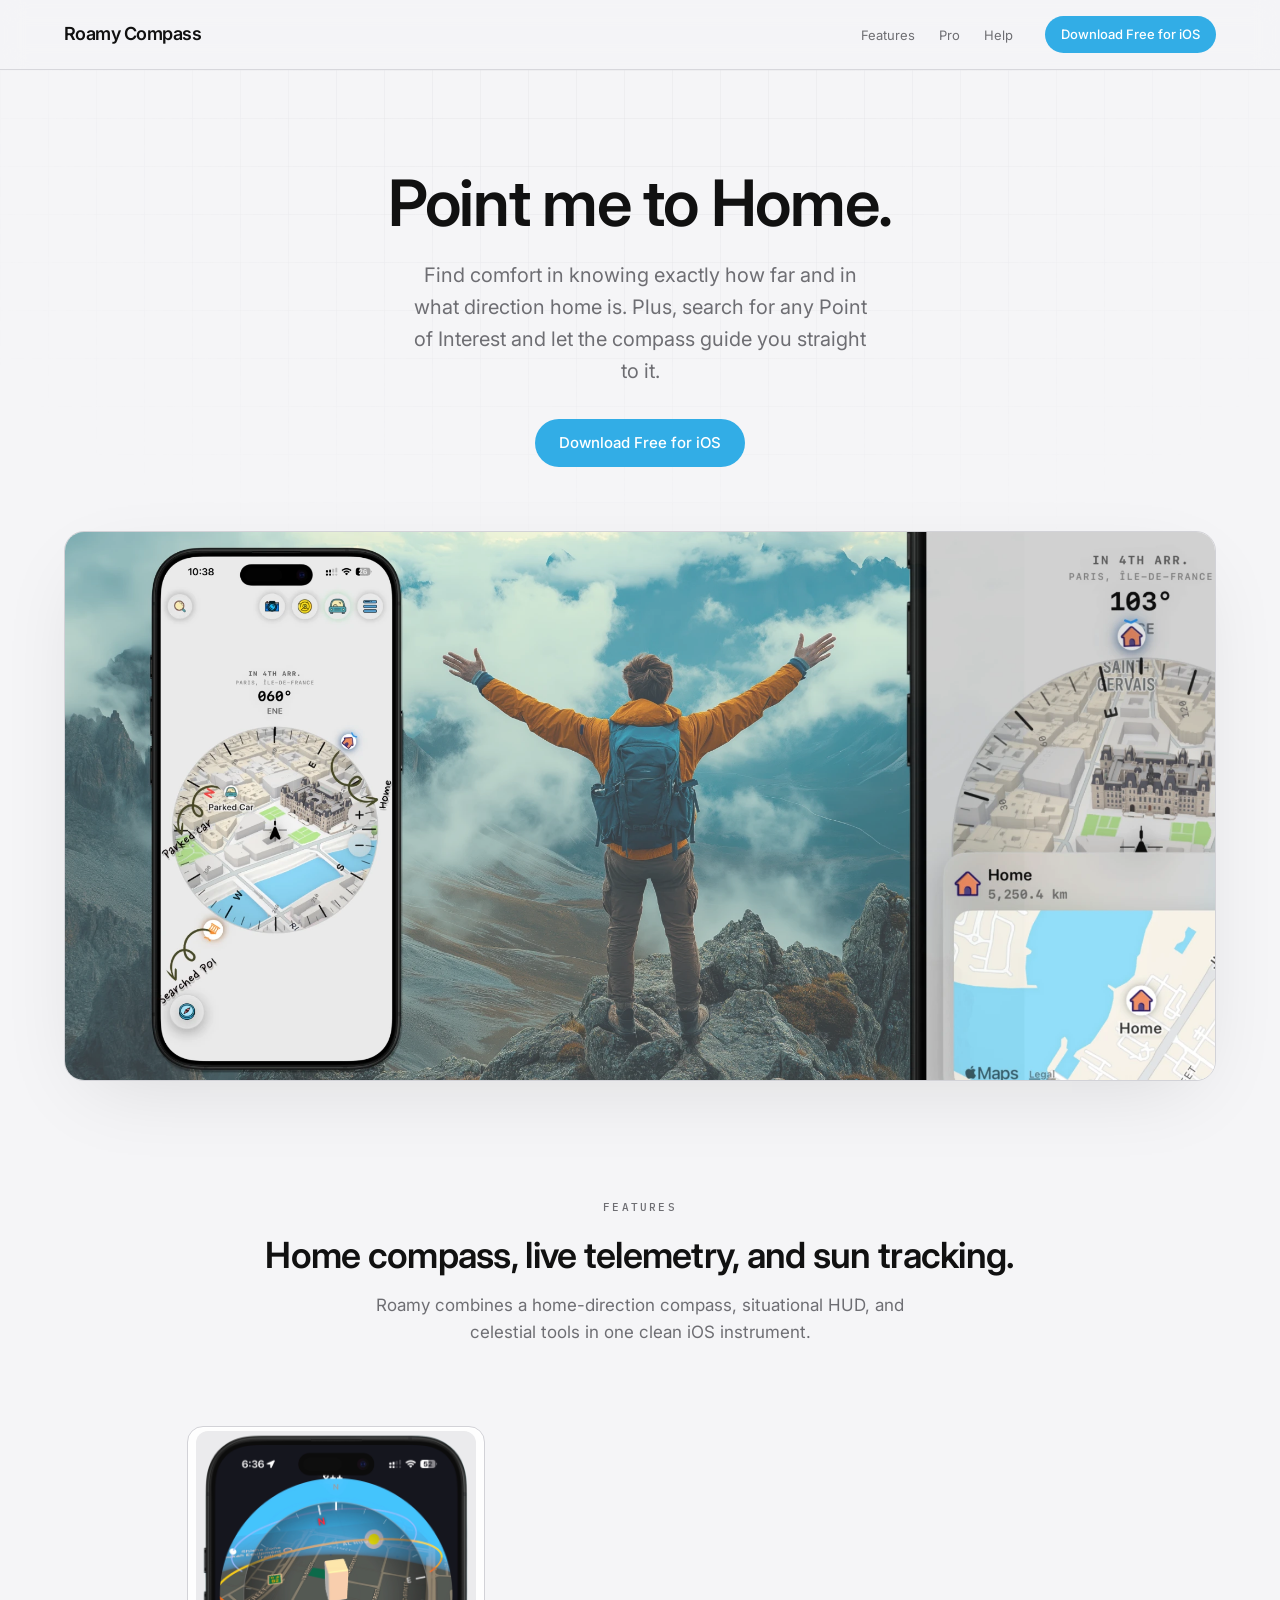
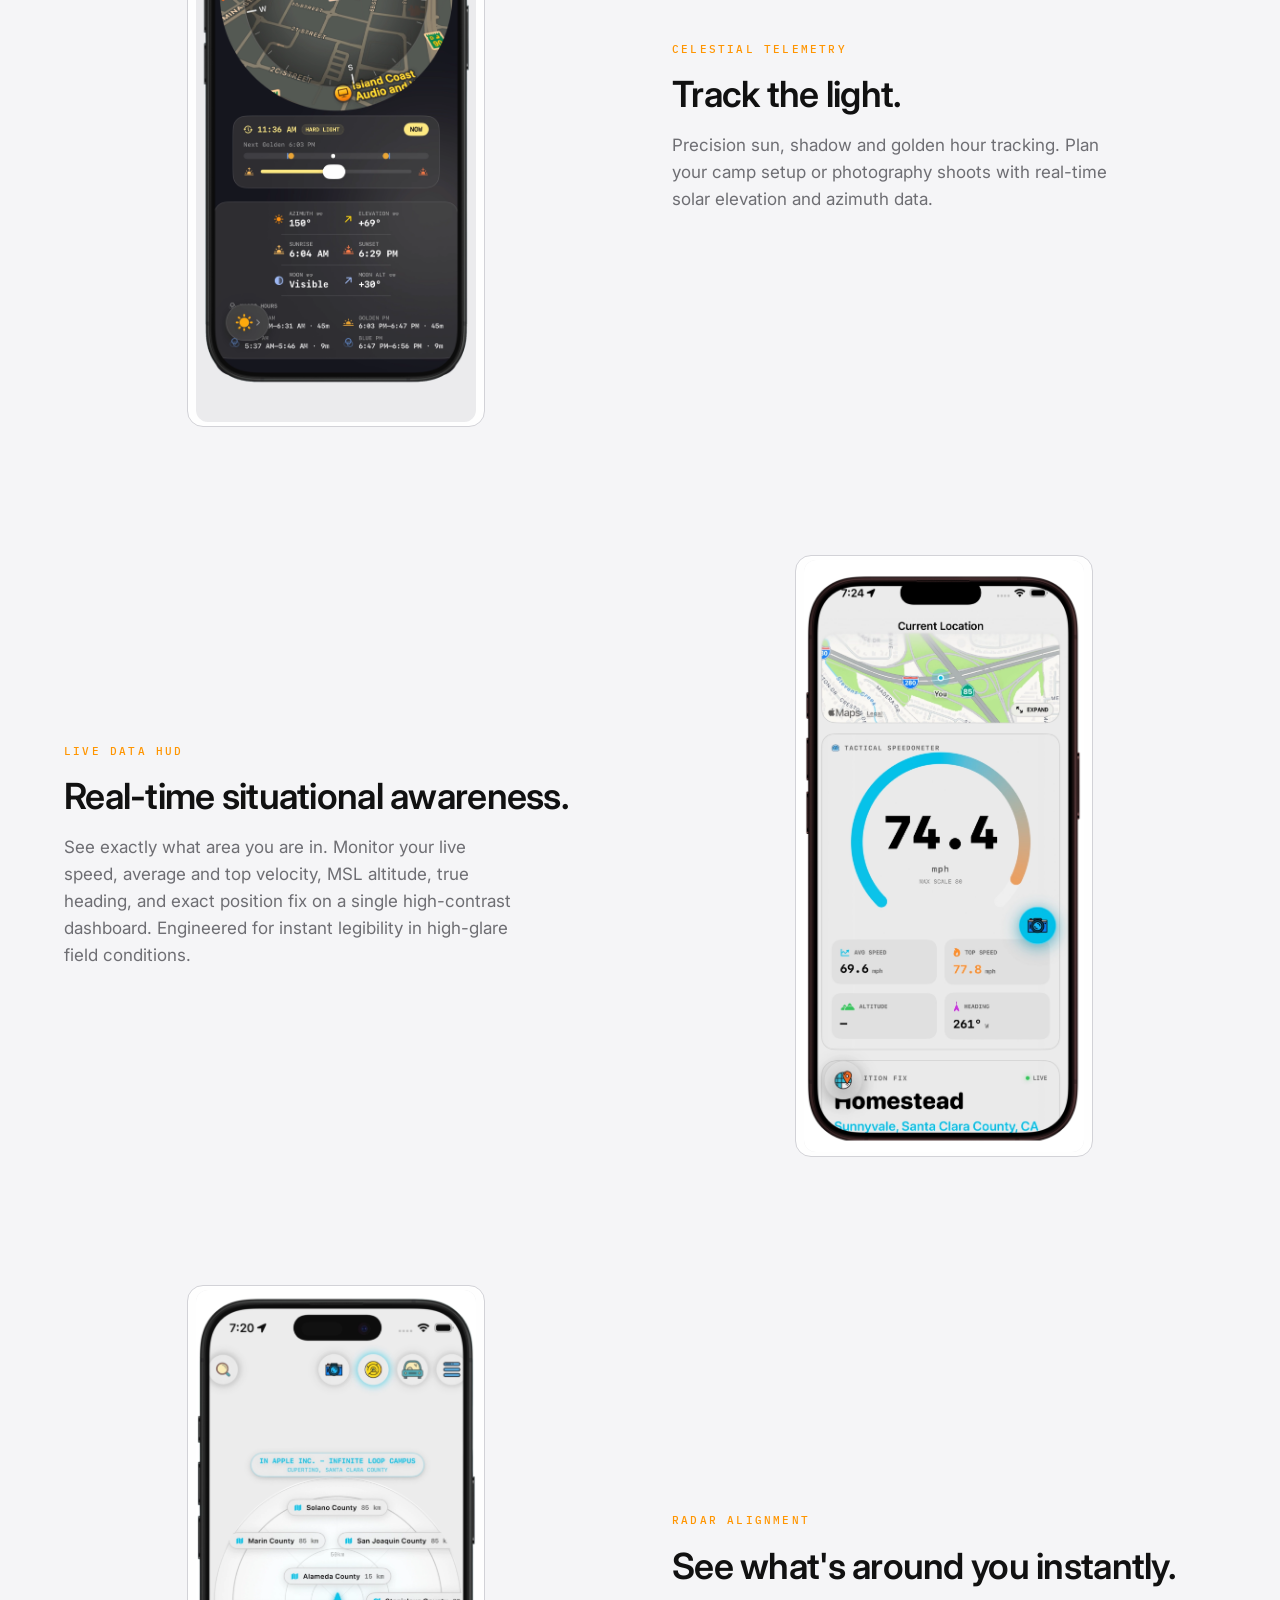
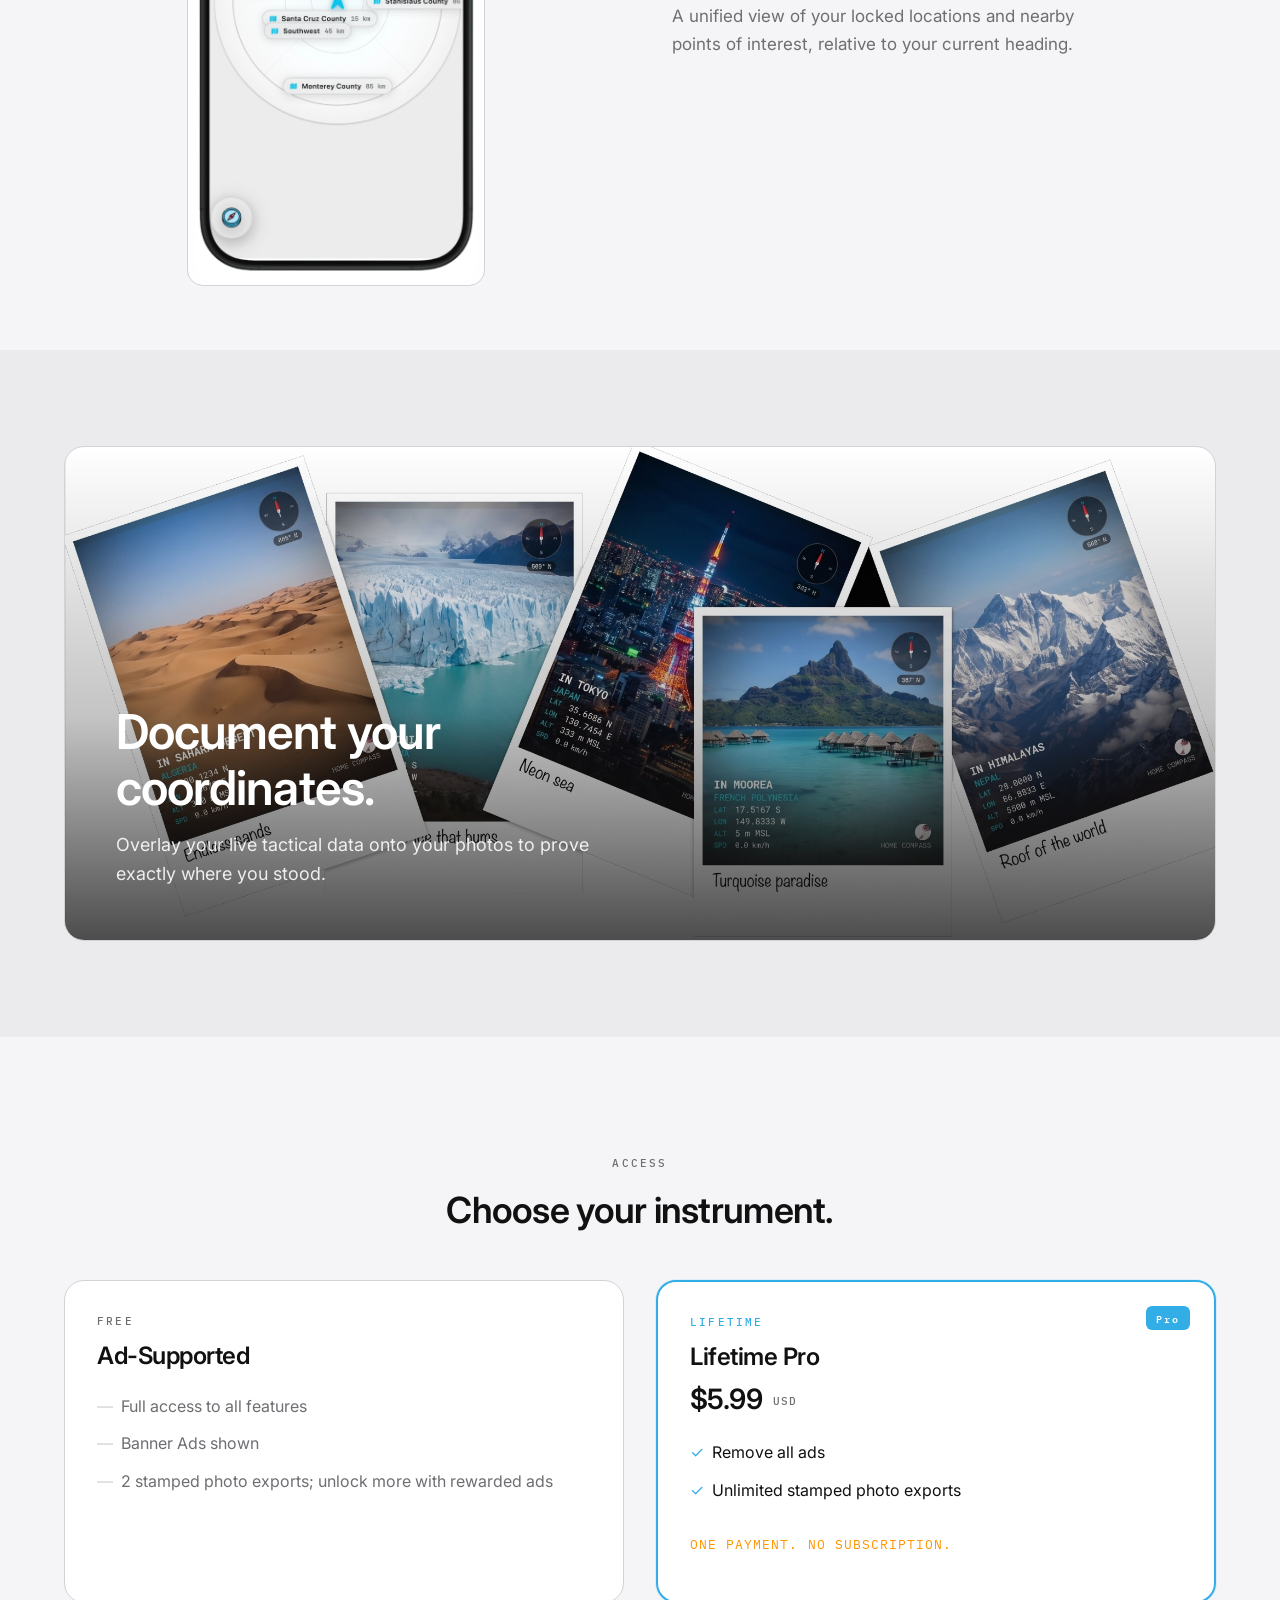
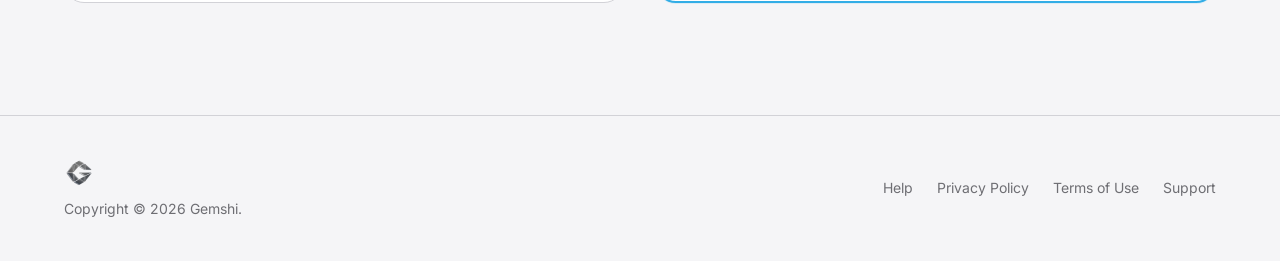
<file: index.html>
<!DOCTYPE html>
<html lang="en">
  <head>
    <meta charset="utf-8" />
    <meta name="viewport" content="width=device-width, initial-scale=1" />
    <title>
      Roamy: Home Compass &amp; Sun - GPS Home Compass App for iOS
    </title>
    <meta
      name="description"
      content="Roamy is a GPS home compass for iPhone. See how far and which way home is, search any place, track sun and shadow, and stamp photos with live coordinates. Free on the App Store."
    />
    <meta
      name="keywords"
      content="home compass, GPS compass, waypoint tracker, sun tracker, iOS navigation app, find home direction, Roamy"
    />
    <meta name="author" content="Gemshi" />
    <meta name="robots" content="index, follow, max-image-preview:large" />
    <meta name="theme-color" content="#F5F5F7" />
    <link rel="canonical" href="https://gemshi.com/HomeCompass/" />

    <!-- Open Graph -->
    <meta property="og:type" content="website" />
    <meta property="og:site_name" content="Roamy: Home, Compass &amp; Sun" />
    <meta property="og:locale" content="en_US" />
    <meta property="og:url" content="https://gemshi.com/HomeCompass/" />
    <meta
      property="og:title"
      content="Roamy: Home, Compass &amp; Sun — Point me to Home."
    />
    <meta
      property="og:description"
      content="Find how far and which way home is. Search any place, track sun and shadow, and stamp photos with live GPS data. Free GPS compass for iOS."
    />
    <meta
      property="og:image"
      content="https://gemshi.com/HomeCompass/images/hero-compass.webp"
    />
    <meta property="og:image:alt" content="Roamy home compass app on iPhone" />

    <!-- Twitter -->
    <meta name="twitter:card" content="summary_large_image" />
    <meta
      name="twitter:title"
      content="Roamy: Home, Compass &amp; Sun — GPS Home Compass for iOS"
    />
    <meta
      name="twitter:description"
      content="Find how far and which way home is. Search any place, track sun and shadow, stamp photos with live coordinates. Free on iOS."
    />
    <meta
      name="twitter:image"
      content="https://gemshi.com/HomeCompass/images/hero-compass.webp"
    />

    <!-- App Store smart banner -->
    <meta name="apple-itunes-app" content="app-id=6799052119" />

    <link rel="preconnect" href="https://fonts.googleapis.com" />
    <link rel="preconnect" href="https://fonts.gstatic.com" crossorigin />
    <link
      href="https://fonts.googleapis.com/css2?family=IBM+Plex+Mono:wght@500&family=Inter:wght@400;500;600&display=swap"
      rel="stylesheet"
    />
    <link rel="stylesheet" href="css/styles.css" />

    <link rel="icon" href="images/favicon.png" type="image/png" />
    <link rel="apple-touch-icon" href="images/favicon.png" />

    <script type="application/ld+json">
      {
        "@context": "https://schema.org",
        "@type": "SoftwareApplication",
        "name": "Roamy: Home Compass & Sun",
        "applicationCategory": "NavigationApplication",
        "operatingSystem": "iOS",
        "description": "GPS home compass for iPhone. See how far and which way home is, search any place, track sun and shadow, and stamp photos with live coordinates.",
        "url": "https://gemshi.com/HomeCompass/",
        "image": "https://gemshi.com/HomeCompass/images/hero-compass.webp",
        "downloadUrl": "https://apps.apple.com/app/roamy-home-compass-sun/id6799052119",
        "offers": [
          {
            "@type": "Offer",
            "price": "0",
            "priceCurrency": "USD",
            "description": "Free, ad-supported"
          },
          {
            "@type": "Offer",
            "price": "5.99",
            "priceCurrency": "USD",
            "description": "Lifetime Pro — remove ads and unlimited stamped photo exports"
          }
        ],
        "author": {
          "@type": "Organization",
          "name": "Gemshi",
          "url": "https://gemshi.com/"
        },
        "publisher": {
          "@type": "Organization",
          "name": "Gemshi",
          "url": "https://gemshi.com/"
        }
      }
    </script>
  </head>
  <body>
    <header class="site-header">
      <div class="wrap nav">
        <a class="logo" href="https://gemshi.com/HomeCompass/"
          >Roamy<span class="logo-tagline"> Compass</span></a
        >
        <div class="nav-end">
          <ul class="nav-links">
            <li><a href="#features">Features</a></li>
            <li><a href="#pro">Pro</a></li>
            <li><a href="help.html">Help</a></li>
          </ul>
          <a
            class="btn btn--cyan btn--sm"
            data-app-store
            href="https://apps.apple.com/app/roamy-home-compass-sun/id6799052119"
            >Download Free for iOS</a
          >
        </div>
      </div>
    </header>

    <main>
      <section class="hero" aria-labelledby="hero-heading">
        <div class="wrap hero-inner reveal">
          <h1 id="hero-heading">Point me to Home.</h1>
          <p class="lead">
            Find comfort in knowing exactly how far and in what direction home
            is. Plus, search for any Point of Interest and let the compass guide
            you straight to it.
          </p>
          <div class="hero-cta">
            <a
              class="btn btn--cyan"
              data-app-store
              href="https://apps.apple.com/app/roamy-home-compass-sun/id6799052119"
              >Download Free for iOS</a
            >
          </div>
          <div class="hero-frame">
            <img
              src="images/hero-compass.webp"
              alt="Roamy iOS app showing a GPS home compass needle pointing toward home"
              width="2100"
              height="1000"
              fetchpriority="high"
            />
          </div>
        </div>
      </section>

      <section id="features" class="features" aria-labelledby="features-heading">
        <div class="wrap">
          <header class="features-header reveal">
            <span class="label label--muted">Features</span>
            <h2 id="features-heading">
              Home compass, live telemetry, and sun tracking.
            </h2>
            <p class="features-intro">
              Roamy combines a home-direction compass, situational HUD, and
              celestial tools in one clean iOS instrument.
            </p>
          </header>

          <div class="features-stack">
            <article class="feature reveal">
              <div class="feature-media">
                <div class="phone-panel">
                  <div class="phone-panel-inner">
                    <img
                      src="images/sunshadowscreen.webp"
                      alt="Roamy sun and shadow tracker showing solar elevation and azimuth"
                      width="390"
                      height="844"
                      loading="lazy"
                    />
                  </div>
                </div>
              </div>
              <div class="feature-copy">
                <span class="label">Celestial Telemetry</span>
                <h3>Track the light.</h3>
                <p>
                  Precision sun, shadow and golden hour tracking. Plan your camp setup or
                  photography shoots with real-time solar elevation and azimuth
                  data.
                </p>
              </div>
            </article>

            <article class="feature feature--reverse reveal">
              <div class="feature-media">
                <div class="phone-panel">
                  <div class="phone-panel-inner">
                    <img
                      src="images/telemetryscreen.webp"
                      alt="Roamy live data HUD with speed, altitude, heading, and GPS position"
                      width="390"
                      height="844"
                      loading="lazy"
                    />
                  </div>
                </div>
              </div>
              <div class="feature-copy">
                <span class="label">Live Data HUD</span>
                <h3>Real-time situational awareness.</h3>
                <p>
                  See exactly what area you are in. Monitor your live speed,
                  average and top velocity, MSL altitude, true heading, and exact
                  position fix on a single high-contrast dashboard. Engineered for
                  instant legibility in high-glare field conditions.
                </p>
              </div>
            </article>

            <article class="feature reveal">
              <div class="feature-media">
                <div class="phone-panel">
                  <div class="phone-panel-inner">
                    <img
                      src="images/nearbyscreen.webp"
                      alt="Roamy radar screen aligning nearby places and locked locations to your heading"
                      width="390"
                      height="844"
                      loading="lazy"
                    />
                  </div>
                </div>
              </div>
              <div class="feature-copy">
                <span class="label">Radar Alignment</span>
                <h3>See what's around you instantly.</h3>
                <p>
                  A unified view of your locked locations and nearby points of
                  interest, relative to your current heading.
                </p>
              </div>
            </article>
          </div>
        </div>
      </section>

      <section class="cinematic" aria-labelledby="cinematic-heading">
        <div class="wrap reveal">
          <div class="cinematic-card">
            <img
              src="images/polaroidscreen.webp"
              alt="Photo stamped with Roamy live GPS coordinates and tactical telemetry"
              width="1600"
              height="900"
              loading="lazy"
            />
            <div class="cinematic-overlay" aria-hidden="true"></div>
            <div class="cinematic-text">
              <h2 id="cinematic-heading">Document your coordinates.</h2>
              <p>
                Overlay your live tactical data onto your photos to prove exactly
                where you stood.
              </p>
            </div>
          </div>
        </div>
      </section>

      <section id="pro" class="pricing" aria-labelledby="pricing-heading">
        <div class="wrap">
          <header class="pricing-header reveal">
            <span class="label label--muted">Access</span>
            <h2 id="pricing-heading">Choose your instrument.</h2>
          </header>

          <div class="pricing-grid">
            <div class="plan reveal">
              <span class="label label--muted">Free</span>
              <h3>Ad-Supported</h3>
              <ul class="plan-list">
                <li><span>—</span> Full access to all features</li>
                <li><span>—</span> Banner Ads shown</li>
                <li>
                  <span>—</span> 2 stamped photo exports; unlock more with
                  rewarded ads
                </li>
              </ul>
            </div>

            <div class="plan plan--pro reveal">
              <span class="plan-badge">Pro</span>
              <span class="label label--cyan">Lifetime</span>
              <h3>Lifetime Pro</h3>
              <p class="plan-price">$5.99 <span>USD</span></p>
              <ul class="plan-list">
                <li><span>✓</span> Remove all ads</li>
                <li><span>✓</span> Unlimited stamped photo exports</li>
              </ul>
              <p class="plan-callout">One payment. No subscription.</p>
            </div>
          </div>
        </div>
      </section>
    </main>

    <footer class="site-footer">
      <div class="wrap footer-inner">
        <div class="footer-credit">
          <a
            class="footer-brand"
            href="https://gemshi.com/"
            rel="noopener noreferrer"
          >
            <img
              class="footer-logo"
              src="images/GemshiLogoLight.png"
              alt="Gemshi"
              width="512"
              height="512"
            />
          </a>
          <p class="footer-copy">
            Copyright © 2026
            <a href="https://gemshi.com/" rel="noopener noreferrer">Gemshi</a>.
          </p>
        </div>
        <ul class="footer-links">
          <li><a href="help.html">Help</a></li>
          <li><a href="privacy.html">Privacy Policy</a></li>
          <li><a href="terms.html">Terms of Use</a></li>
          <li>
            <a href="mailto:gemshi@me.com">Support</a>
          </li>
        </ul>
      </div>
    </footer>

    <script src="js/main.js" defer></script>
  </body>
</html>
</file>
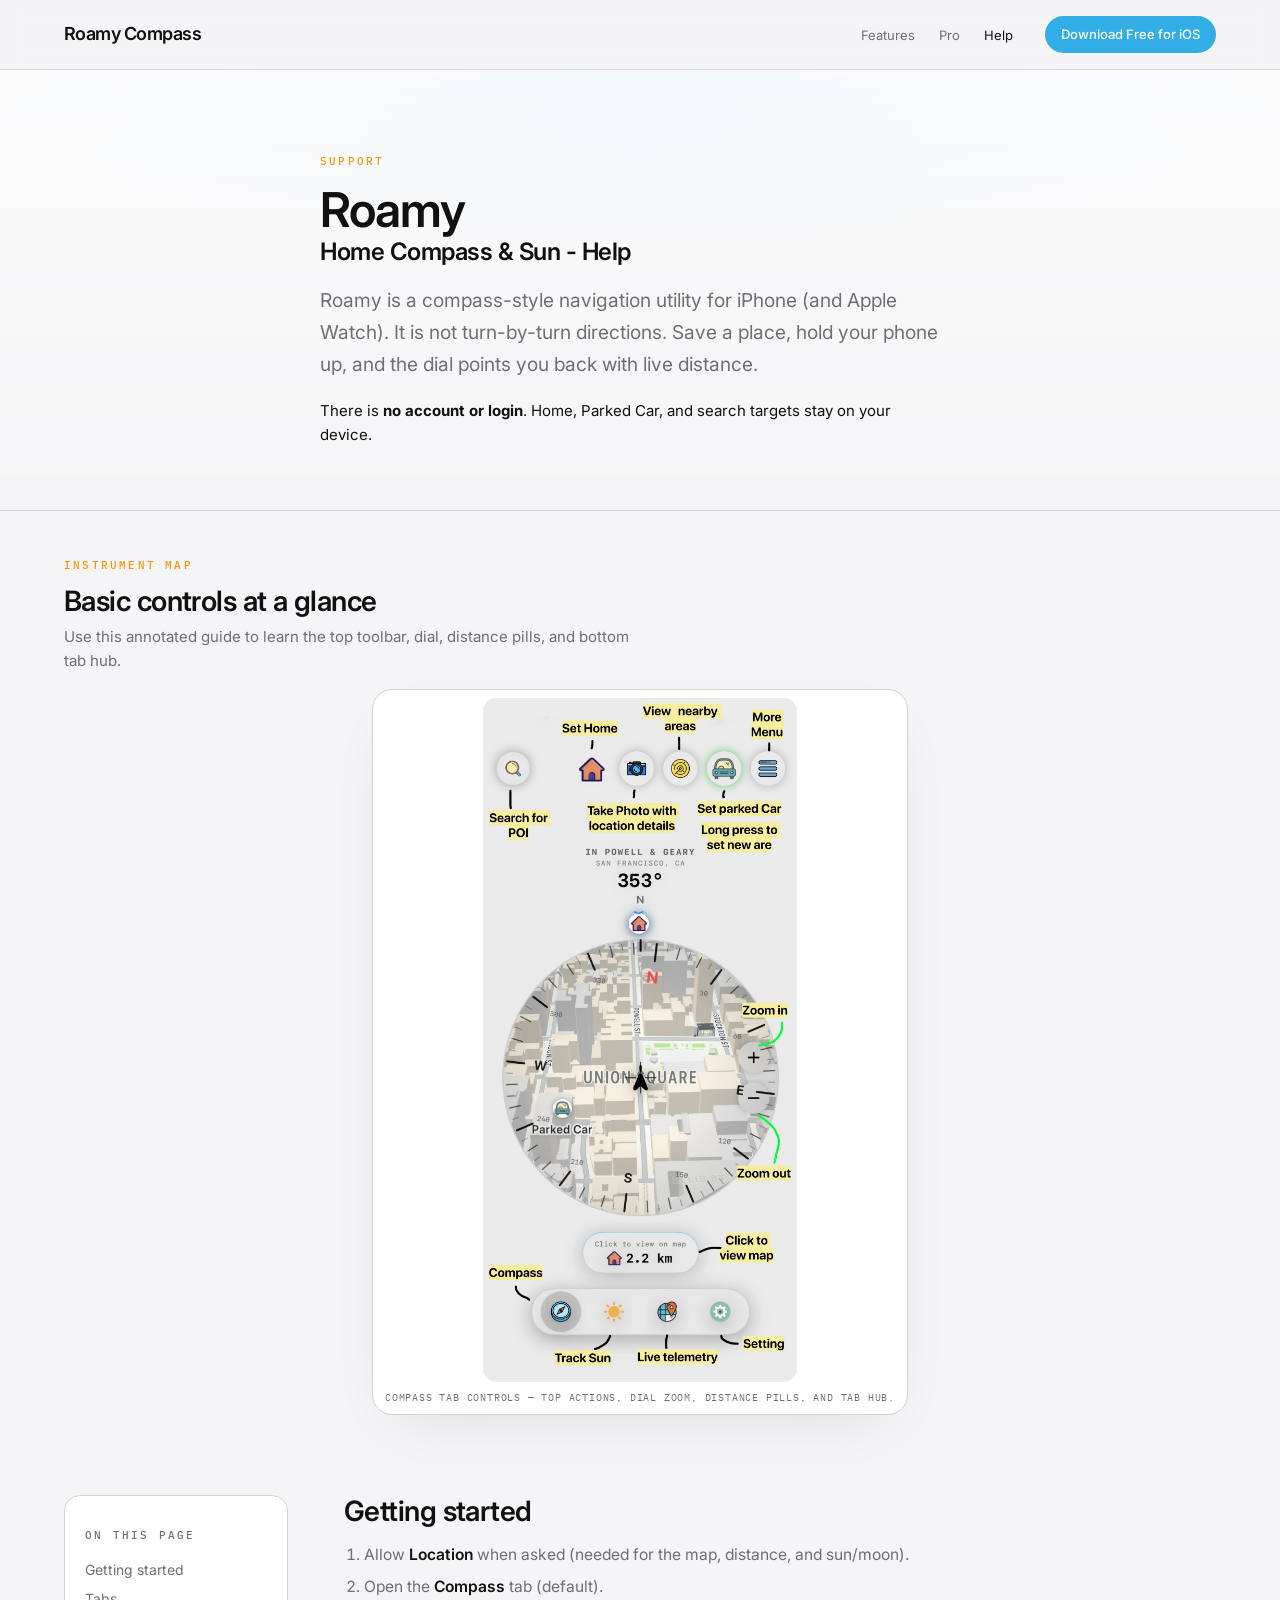
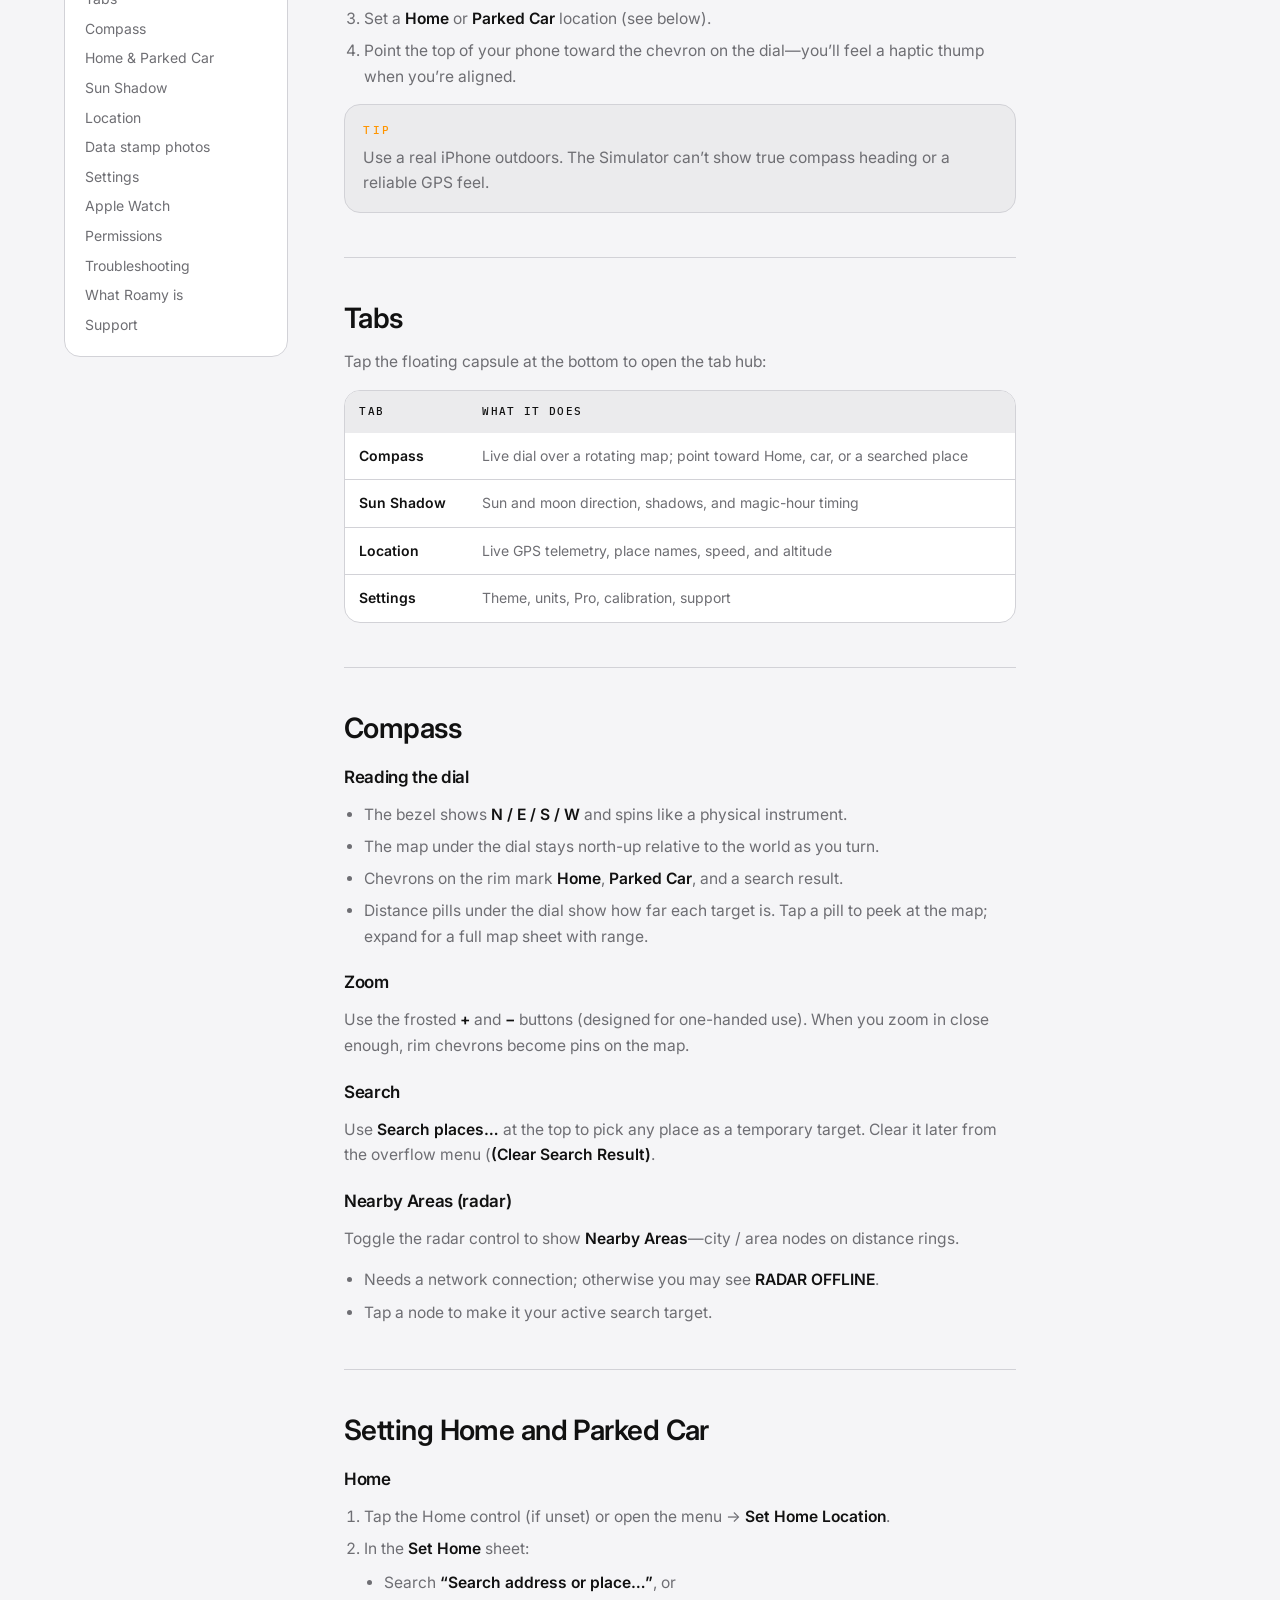
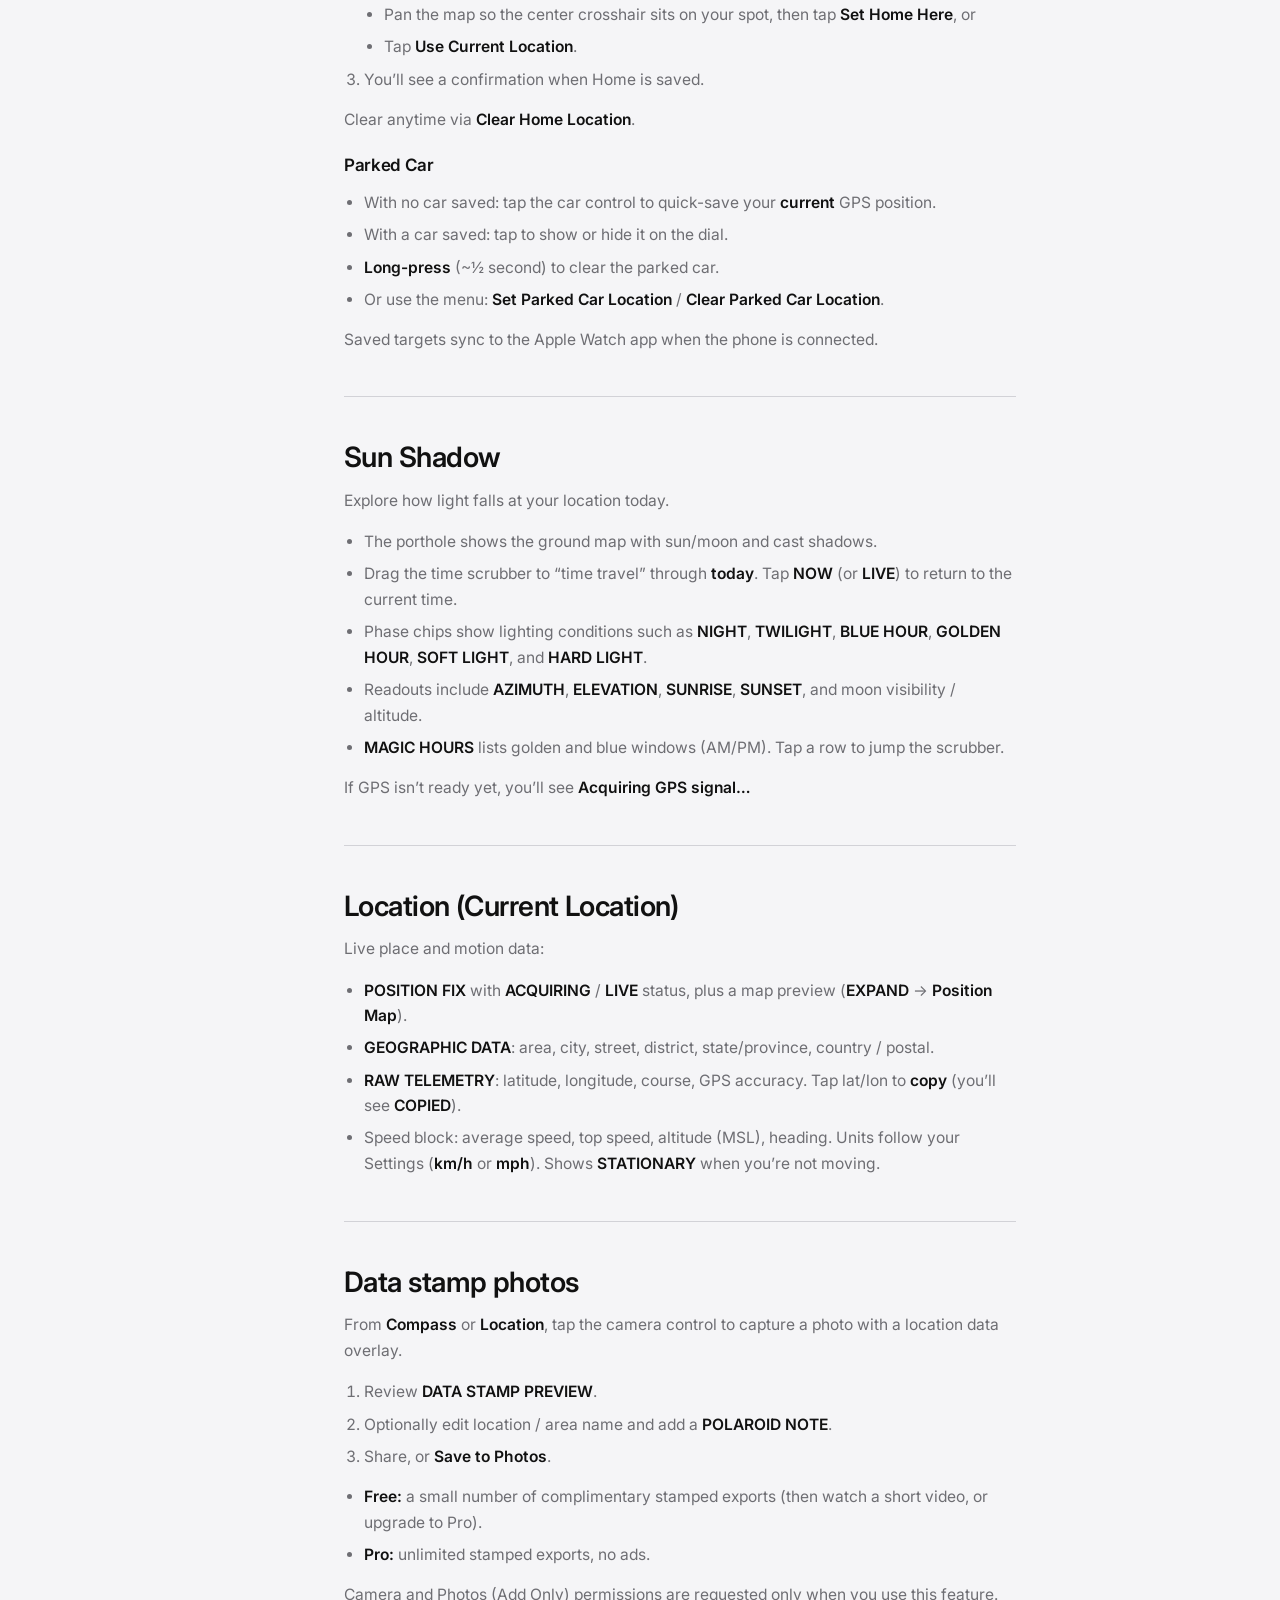
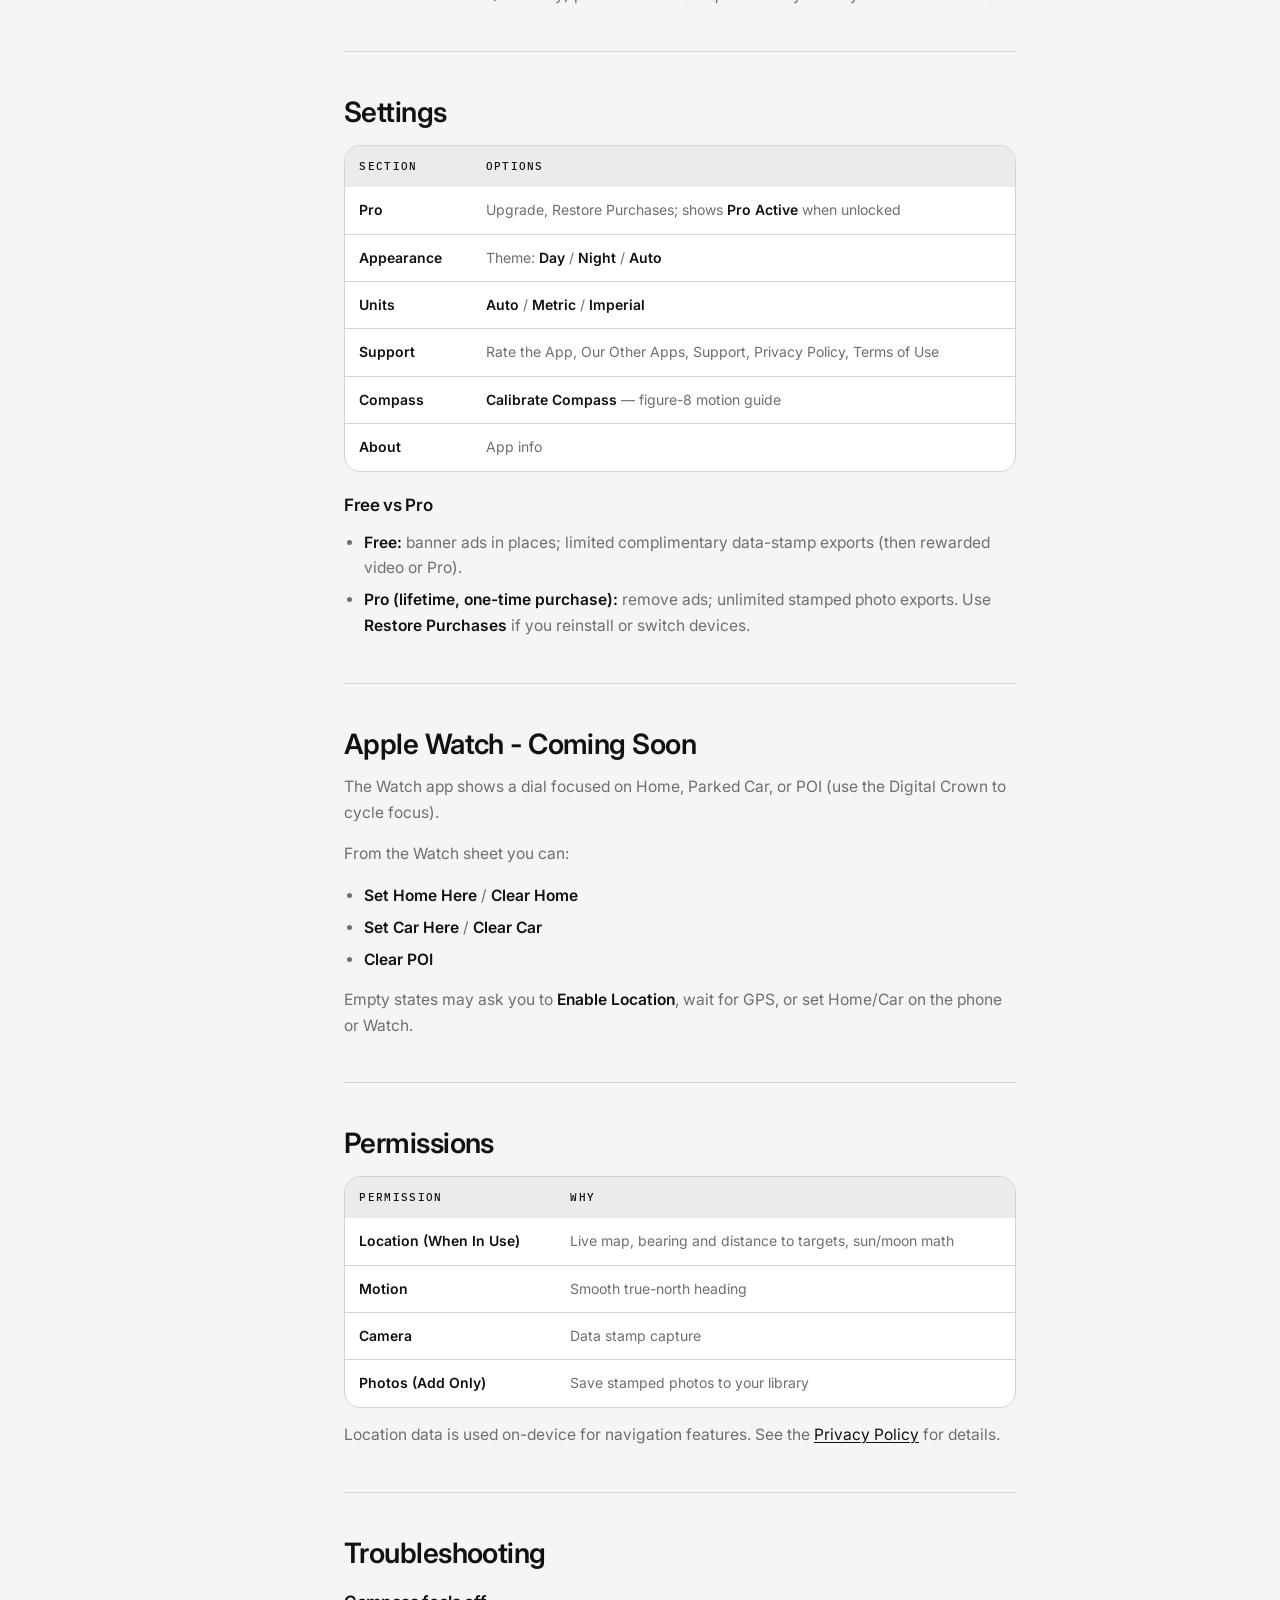
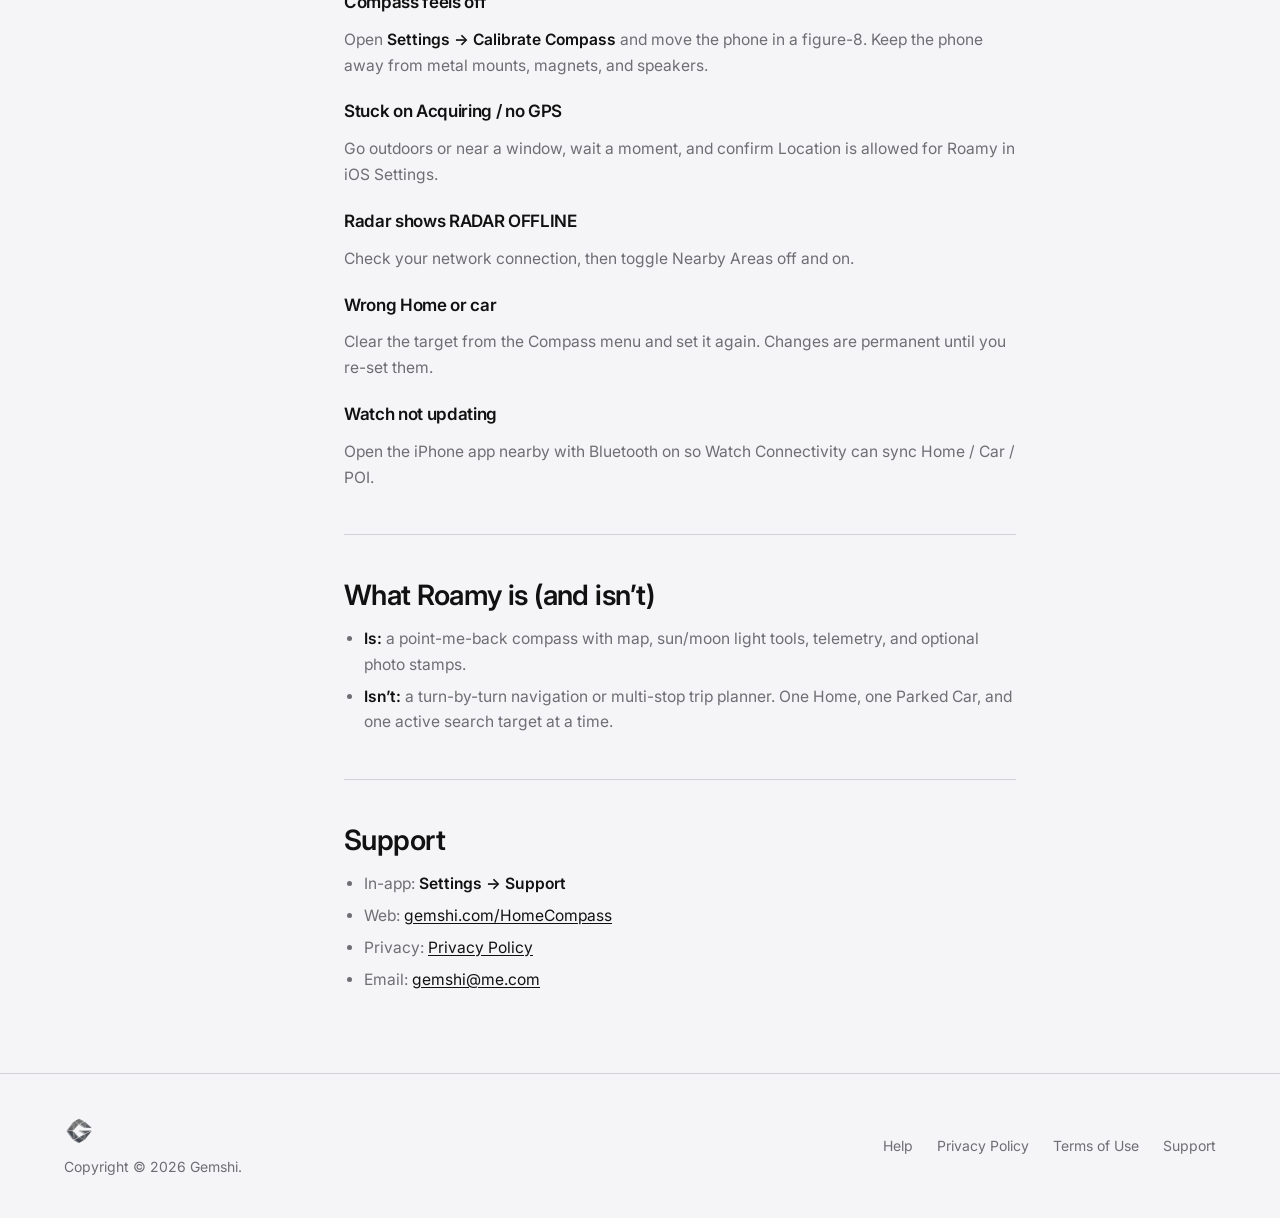
<file: help.html>
<!DOCTYPE html>
<html lang="en">
  <head>
    <meta charset="utf-8" />
    <meta name="viewport" content="width=device-width, initial-scale=1" />
    <title>Help — Roamy: Home, Compass &amp; Sun</title>
    <meta
      name="description"
      content="Learn how to use Roamy: set Home and Parked Car, read the compass dial, track sun and shadow, stamp photos, and troubleshoot GPS and Watch sync."
    />
    <meta name="robots" content="index, follow" />
    <link rel="canonical" href="https://gemshi.com/HomeCompass/help.html" />
    <link rel="preconnect" href="https://fonts.googleapis.com" />
    <link rel="preconnect" href="https://fonts.gstatic.com" crossorigin />
    <link
      href="https://fonts.googleapis.com/css2?family=IBM+Plex+Mono:wght@500&family=Inter:wght@400;500;600&display=swap"
      rel="stylesheet"
    />
    <link rel="stylesheet" href="css/styles.css" />
    <link rel="icon" href="images/favicon.png" type="image/png" />
    <link rel="apple-touch-icon" href="images/favicon.png" />
  </head>
  <body>
    <header class="site-header">
      <div class="wrap nav">
        <a class="logo" href="index.html"
          >Roamy<span class="logo-tagline"> Compass</span></a
        >
        <div class="nav-end">
          <ul class="nav-links">
            <li><a href="index.html#features">Features</a></li>
            <li><a href="index.html#pro">Pro</a></li>
            <li><a href="help.html" aria-current="page">Help</a></li>
          </ul>
          <a
            class="btn btn--cyan btn--sm"
            data-app-store
            href="https://apps.apple.com/app/roamy-home-compass-sun/id6799052119"
            >Download Free for iOS</a
          >
        </div>
      </div>
    </header>

    <main class="help-page">
      <section class="help-hero">
        <div class="wrap help-hero-inner">
          <p class="label">Support</p>
          <h1>Roamy </h1> <h2> Home Compass & Sun - Help</h2>
          <p class="help-lead">
            Roamy is a compass-style navigation utility for iPhone (and Apple
            Watch). It is not turn-by-turn directions. Save a place, hold your
            phone up, and the dial points you back with live distance.
          </p>
          <p class="help-note">
            There is <strong>no account or login</strong>. Home, Parked Car, and
            search targets stay on your device.
          </p>
        </div>
      </section>

      <section class="help-controls" id="controls" aria-labelledby="controls-heading">
        <div class="wrap">
          <header class="help-section-head">
            <span class="label">Instrument Map</span>
            <h2 id="controls-heading">Basic controls at a glance</h2>
            <p>
              Use this annotated guide to learn the top toolbar, dial, distance
              pills, and bottom tab hub.
            </p>
          </header>
          <figure class="help-diagram">
            <img
              src="images/homaCompassControls.webp"
              alt="Annotated Roamy compass screen showing search, set home, camera, nearby areas, parked car, zoom, distance pills, and bottom tabs for Compass, Sun, Location, and Settings"
              width="1200"
              height="1600"
              loading="eager"
            />
            <figcaption>
              Compass tab controls — top actions, dial zoom, distance pills, and
              tab hub.
            </figcaption>
          </figure>
        </div>
      </section>

      <div class="wrap help-layout">
        <nav class="help-toc" aria-label="Help topics">
          <p class="label label--muted">On this page</p>
          <ul>
            <li><a href="#getting-started">Getting started</a></li>
            <li><a href="#tabs">Tabs</a></li>
            <li><a href="#compass">Compass</a></li>
            <li><a href="#home-car">Home &amp; Parked Car</a></li>
            <li><a href="#sun-shadow">Sun Shadow</a></li>
            <li><a href="#location">Location</a></li>
            <li><a href="#photos">Data stamp photos</a></li>
            <li><a href="#settings">Settings</a></li>
            <li><a href="#watch">Apple Watch</a></li>
            <li><a href="#permissions">Permissions</a></li>
            <li><a href="#troubleshooting">Troubleshooting</a></li>
            <li><a href="#what-roamy-is">What Roamy is</a></li>
            <li><a href="#support">Support</a></li>
          </ul>
        </nav>

        <article class="help-doc">
          <section id="getting-started">
            <h2>Getting started</h2>
            <ol>
              <li>
                Allow <strong>Location</strong> when asked (needed for the map,
                distance, and sun/moon).
              </li>
              <li>Open the <strong>Compass</strong> tab (default).</li>
              <li>
                Set a <strong>Home</strong> or <strong>Parked Car</strong>
                location (see below).
              </li>
              <li>
                Point the top of your phone toward the chevron on the dial—you’ll
                feel a haptic thump when you’re aligned.
              </li>
            </ol>
            <p class="help-tip">
              <span class="label">Tip</span>
              Use a real iPhone outdoors. The Simulator can’t show true compass
              heading or a reliable GPS feel.
            </p>
          </section>

          <section id="tabs">
            <h2>Tabs</h2>
            <p>
              Tap the floating capsule at the bottom to open the tab hub:
            </p>
            <div class="help-table-wrap">
              <table>
                <thead>
                  <tr>
                    <th scope="col">Tab</th>
                    <th scope="col">What it does</th>
                  </tr>
                </thead>
                <tbody>
                  <tr>
                    <td><strong>Compass</strong></td>
                    <td>
                      Live dial over a rotating map; point toward Home, car, or a
                      searched place
                    </td>
                  </tr>
                  <tr>
                    <td><strong>Sun Shadow</strong></td>
                    <td>
                      Sun and moon direction, shadows, and magic-hour timing
                    </td>
                  </tr>
                  <tr>
                    <td><strong>Location</strong></td>
                    <td>
                      Live GPS telemetry, place names, speed, and altitude
                    </td>
                  </tr>
                  <tr>
                    <td><strong>Settings</strong></td>
                    <td>Theme, units, Pro, calibration, support</td>
                  </tr>
                </tbody>
              </table>
            </div>
          </section>

          <section id="compass">
            <h2>Compass</h2>

            <h3>Reading the dial</h3>
            <ul>
              <li>
                The bezel shows <strong>N / E / S / W</strong> and spins like a
                physical instrument.
              </li>
              <li>
                The map under the dial stays north-up relative to the world as
                you turn.
              </li>
              <li>
                Chevrons on the rim mark <strong>Home</strong>,
                <strong>Parked Car</strong>, and a search result.
              </li>
              <li>
                Distance pills under the dial show how far each target is. Tap a
                pill to peek at the map; expand for a full map sheet with range.
              </li>
            </ul>

            <h3>Zoom</h3>
            <p>
              Use the frosted <strong>+</strong> and <strong>−</strong> buttons
              (designed for one-handed use). When you zoom in close enough, rim
              chevrons become pins on the map.
            </p>

            <h3>Search</h3>
            <p>
              Use <strong>Search places…</strong> at the top to pick any place as
              a temporary target. Clear it later from the overflow menu
              (<strong>(Clear Search Result)</strong>.
            </p>

            <h3>Nearby Areas (radar)</h3>
            <p>
              Toggle the radar control to show <strong>Nearby Areas</strong>—city
              / area nodes on distance rings.
            </p>
            <ul>
              <li>
                Needs a network connection; otherwise you may see
                <strong>RADAR OFFLINE</strong>.
              </li>
              <li>Tap a node to make it your active search target.</li>
            </ul>
          </section>

          <section id="home-car">
            <h2>Setting Home and Parked Car</h2>

            <h3>Home</h3>
            <ol>
              <li>
                Tap the Home control (if unset) or open the menu →
                <strong>Set Home Location</strong>.
              </li>
              <li>
                In the <strong>Set Home</strong> sheet:
                <ul>
                  <li>Search <strong>“Search address or place…”</strong>, or</li>
                  <li>
                    Pan the map so the center crosshair sits on your spot, then
                    tap <strong>Set Home Here</strong>, or
                  </li>
                  <li>Tap <strong>Use Current Location</strong>.</li>
                </ul>
              </li>
              <li>You’ll see a confirmation when Home is saved.</li>
            </ol>
            <p>Clear anytime via <strong>Clear Home Location</strong>.</p>

            <h3>Parked Car</h3>
            <ul>
              <li>
                With no car saved: tap the car control to quick-save your
                <strong>current</strong> GPS position.
              </li>
              <li>
                With a car saved: tap to show or hide it on the dial.
              </li>
              <li>
                <strong>Long-press</strong> (~½ second) to clear the parked car.
              </li>
              <li>
                Or use the menu:
                <strong>Set Parked Car Location</strong> /
                <strong>Clear Parked Car Location</strong>.
              </li>
            </ul>
            <p>
              Saved targets sync to the Apple Watch app when the phone is
              connected.
            </p>
          </section>

          <section id="sun-shadow">
            <h2>Sun Shadow</h2>
            <p>Explore how light falls at your location today.</p>
            <ul>
              <li>
                The porthole shows the ground map with sun/moon and cast shadows.
              </li>
              <li>
                Drag the time scrubber to “time travel” through
                <strong>today</strong>. Tap <strong>NOW</strong> (or
                <strong>LIVE</strong>) to return to the current time.
              </li>
              <li>
                Phase chips show lighting conditions such as
                <strong>NIGHT</strong>, <strong>TWILIGHT</strong>,
                <strong>BLUE HOUR</strong>, <strong>GOLDEN HOUR</strong>,
                <strong>SOFT LIGHT</strong>, and <strong>HARD LIGHT</strong>.
              </li>
              <li>
                Readouts include <strong>AZIMUTH</strong>,
                <strong>ELEVATION</strong>, <strong>SUNRISE</strong>,
                <strong>SUNSET</strong>, and moon visibility / altitude.
              </li>
              <li>
                <strong>MAGIC HOURS</strong> lists golden and blue windows
                (AM/PM). Tap a row to jump the scrubber.
              </li>
            </ul>
            <p>
              If GPS isn’t ready yet, you’ll see
              <strong>Acquiring GPS signal…</strong>
            </p>
          </section>

          <section id="location">
            <h2>Location (Current Location)</h2>
            <p>Live place and motion data:</p>
            <ul>
              <li>
                <strong>POSITION FIX</strong> with
                <strong>ACQUIRING</strong> / <strong>LIVE</strong> status, plus a
                map preview (<strong>EXPAND</strong> →
                <strong>Position Map</strong>).
              </li>
              <li>
                <strong>GEOGRAPHIC DATA</strong>: area, city, street, district,
                state/province, country / postal.
              </li>
              <li>
                <strong>RAW TELEMETRY</strong>: latitude, longitude, course, GPS
                accuracy. Tap lat/lon to <strong>copy</strong> (you’ll see
                <strong>COPIED</strong>).
              </li>
              <li>
                Speed block: average speed, top speed, altitude (MSL), heading.
                Units follow your Settings (<strong>km/h</strong> or
                <strong>mph</strong>). Shows <strong>STATIONARY</strong> when
                you’re not moving.
              </li>
            </ul>
          </section>

          <section id="photos">
            <h2>Data stamp photos</h2>
            <p>
              From <strong>Compass</strong> or <strong>Location</strong>, tap the
              camera control to capture a photo with a location data overlay.
            </p>
            <ol>
              <li>Review <strong>DATA STAMP PREVIEW</strong>.</li>
              <li>
                Optionally edit location / area name and add a
                <strong>POLAROID NOTE</strong>.
              </li>
              <li>Share, or <strong>Save to Photos</strong>.</li>
            </ol>
            <ul>
              <li>
                <strong>Free:</strong> a small number of complimentary stamped
                exports (then watch a short video, or upgrade to Pro).
              </li>
              <li>
                <strong>Pro:</strong> unlimited stamped exports, no ads.
              </li>
            </ul>
            <p>
              Camera and Photos (Add Only) permissions are requested only when
              you use this feature.
            </p>
          </section>

          <section id="settings">
            <h2>Settings</h2>
            <div class="help-table-wrap">
              <table>
                <thead>
                  <tr>
                    <th scope="col">Section</th>
                    <th scope="col">Options</th>
                  </tr>
                </thead>
                <tbody>
                  <tr>
                    <td><strong>Pro</strong></td>
                    <td>
                      Upgrade, Restore Purchases; shows
                      <strong>Pro Active</strong> when unlocked
                    </td>
                  </tr>
                  <tr>
                    <td><strong>Appearance</strong></td>
                    <td>
                      Theme: <strong>Day</strong> / <strong>Night</strong> /
                      <strong>Auto</strong>
                    </td>
                  </tr>
                  <tr>
                    <td><strong>Units</strong></td>
                    <td>
                      <strong>Auto</strong> / <strong>Metric</strong> /
                      <strong>Imperial</strong>
                    </td>
                  </tr>
                  <tr>
                    <td><strong>Support</strong></td>
                    <td>
                      Rate the App, Our Other Apps, Support, Privacy Policy,
                      Terms of Use
                    </td>
                  </tr>
                  <tr>
                    <td><strong>Compass</strong></td>
                    <td>
                      <strong>Calibrate Compass</strong> — figure-8 motion guide
                    </td>
                  </tr>
                  <tr>
                    <td><strong>About</strong></td>
                    <td>App info</td>
                  </tr>
                </tbody>
              </table>
            </div>

            <h3>Free vs Pro</h3>
            <ul>
              <li>
                <strong>Free:</strong> banner ads in places; limited complimentary
                data-stamp exports (then rewarded video or Pro).
              </li>
              <li>
                <strong>Pro (lifetime, one-time purchase):</strong> remove ads;
                unlimited stamped photo exports. Use
                <strong>Restore Purchases</strong> if you reinstall or switch
                devices.
              </li>
            </ul>
          </section>

          <section id="watch">
            <h2>Apple Watch - Coming Soon</h2>
            <p>
              The Watch app shows a dial focused on Home, Parked Car, or POI (use
              the Digital Crown to cycle focus).
            </p>
            <p>From the Watch sheet you can:</p>
            <ul>
              <li><strong>Set Home Here</strong> / <strong>Clear Home</strong></li>
              <li><strong>Set Car Here</strong> / <strong>Clear Car</strong></li>
              <li><strong>Clear POI</strong></li>
            </ul>
            <p>
              Empty states may ask you to <strong>Enable Location</strong>, wait
              for GPS, or set Home/Car on the phone or Watch.
            </p>
          </section>

          <section id="permissions">
            <h2>Permissions</h2>
            <div class="help-table-wrap">
              <table>
                <thead>
                  <tr>
                    <th scope="col">Permission</th>
                    <th scope="col">Why</th>
                  </tr>
                </thead>
                <tbody>
                  <tr>
                    <td><strong>Location (When In Use)</strong></td>
                    <td>
                      Live map, bearing and distance to targets, sun/moon math
                    </td>
                  </tr>
                  <tr>
                    <td><strong>Motion</strong></td>
                    <td>Smooth true-north heading</td>
                  </tr>
                  <tr>
                    <td><strong>Camera</strong></td>
                    <td>Data stamp capture</td>
                  </tr>
                  <tr>
                    <td><strong>Photos (Add Only)</strong></td>
                    <td>Save stamped photos to your library</td>
                  </tr>
                </tbody>
              </table>
            </div>
            <p>
              Location data is used on-device for navigation features. See the
              <a href="privacy.html">Privacy Policy</a> for details.
            </p>
          </section>

          <section id="troubleshooting">
            <h2>Troubleshooting</h2>

            <h3>Compass feels off</h3>
            <p>
              Open <strong>Settings → Calibrate Compass</strong> and move the
              phone in a figure-8. Keep the phone away from metal mounts,
              magnets, and speakers.
            </p>

            <h3>Stuck on Acquiring / no GPS</h3>
            <p>
              Go outdoors or near a window, wait a moment, and confirm Location
              is allowed for Roamy in iOS Settings.
            </p>

            <h3>Radar shows RADAR OFFLINE</h3>
            <p>
              Check your network connection, then toggle Nearby Areas off and on.
            </p>

            <h3>Wrong Home or car</h3>
            <p>
              Clear the target from the Compass menu and set it again. Changes
              are permanent until you re-set them.
            </p>

            <h3>Watch not updating</h3>
            <p>
              Open the iPhone app nearby with Bluetooth on so Watch Connectivity
              can sync Home / Car / POI.
            </p>
          </section>

          <section id="what-roamy-is">
            <h2>What Roamy is (and isn’t)</h2>
            <ul>
              <li>
                <strong>Is:</strong> a point-me-back compass with map, sun/moon
                light tools, telemetry, and optional photo stamps.
              </li>
              <li>
                <strong>Isn’t:</strong> a turn-by-turn navigation or multi-stop
                trip planner. One Home, one Parked Car, and one active search
                target at a time.
              </li>
            </ul>
          </section>

          <section id="support">
            <h2>Support</h2>
            <ul>
              <li>In-app: <strong>Settings → Support</strong></li>
              <li>
                Web:
                <a href="index.html">gemshi.com/HomeCompass</a>
              </li>
              <li>
                Privacy:
                <a href="privacy.html">Privacy Policy</a>
              </li>
              <li>
                Email:
                <a href="mailto:gemshi@me.com">gemshi@me.com</a>
              </li>
            </ul>
          </section>
        </article>
      </div>
    </main>

    <footer class="site-footer">
      <div class="wrap footer-inner">
        <div class="footer-credit">
          <a
            class="footer-brand"
            href="https://gemshi.com/"
            rel="noopener noreferrer"
          >
            <img
              class="footer-logo"
              src="images/GemshiLogoLight.png"
              alt="Gemshi"
              width="512"
              height="512"
            />
          </a>
          <p class="footer-copy">
            Copyright © 2026
            <a href="https://gemshi.com/" rel="noopener noreferrer">Gemshi</a>.
          </p>
        </div>
        <ul class="footer-links">
          <li><a href="help.html">Help</a></li>
          <li><a href="privacy.html">Privacy Policy</a></li>
          <li><a href="terms.html">Terms of Use</a></li>
          <li>
            <a href="mailto:gemshi@me.com">Support</a>
          </li>
        </ul>
      </div>
    </footer>

    <script src="js/main.js" defer></script>
  </body>
</html>
</file>
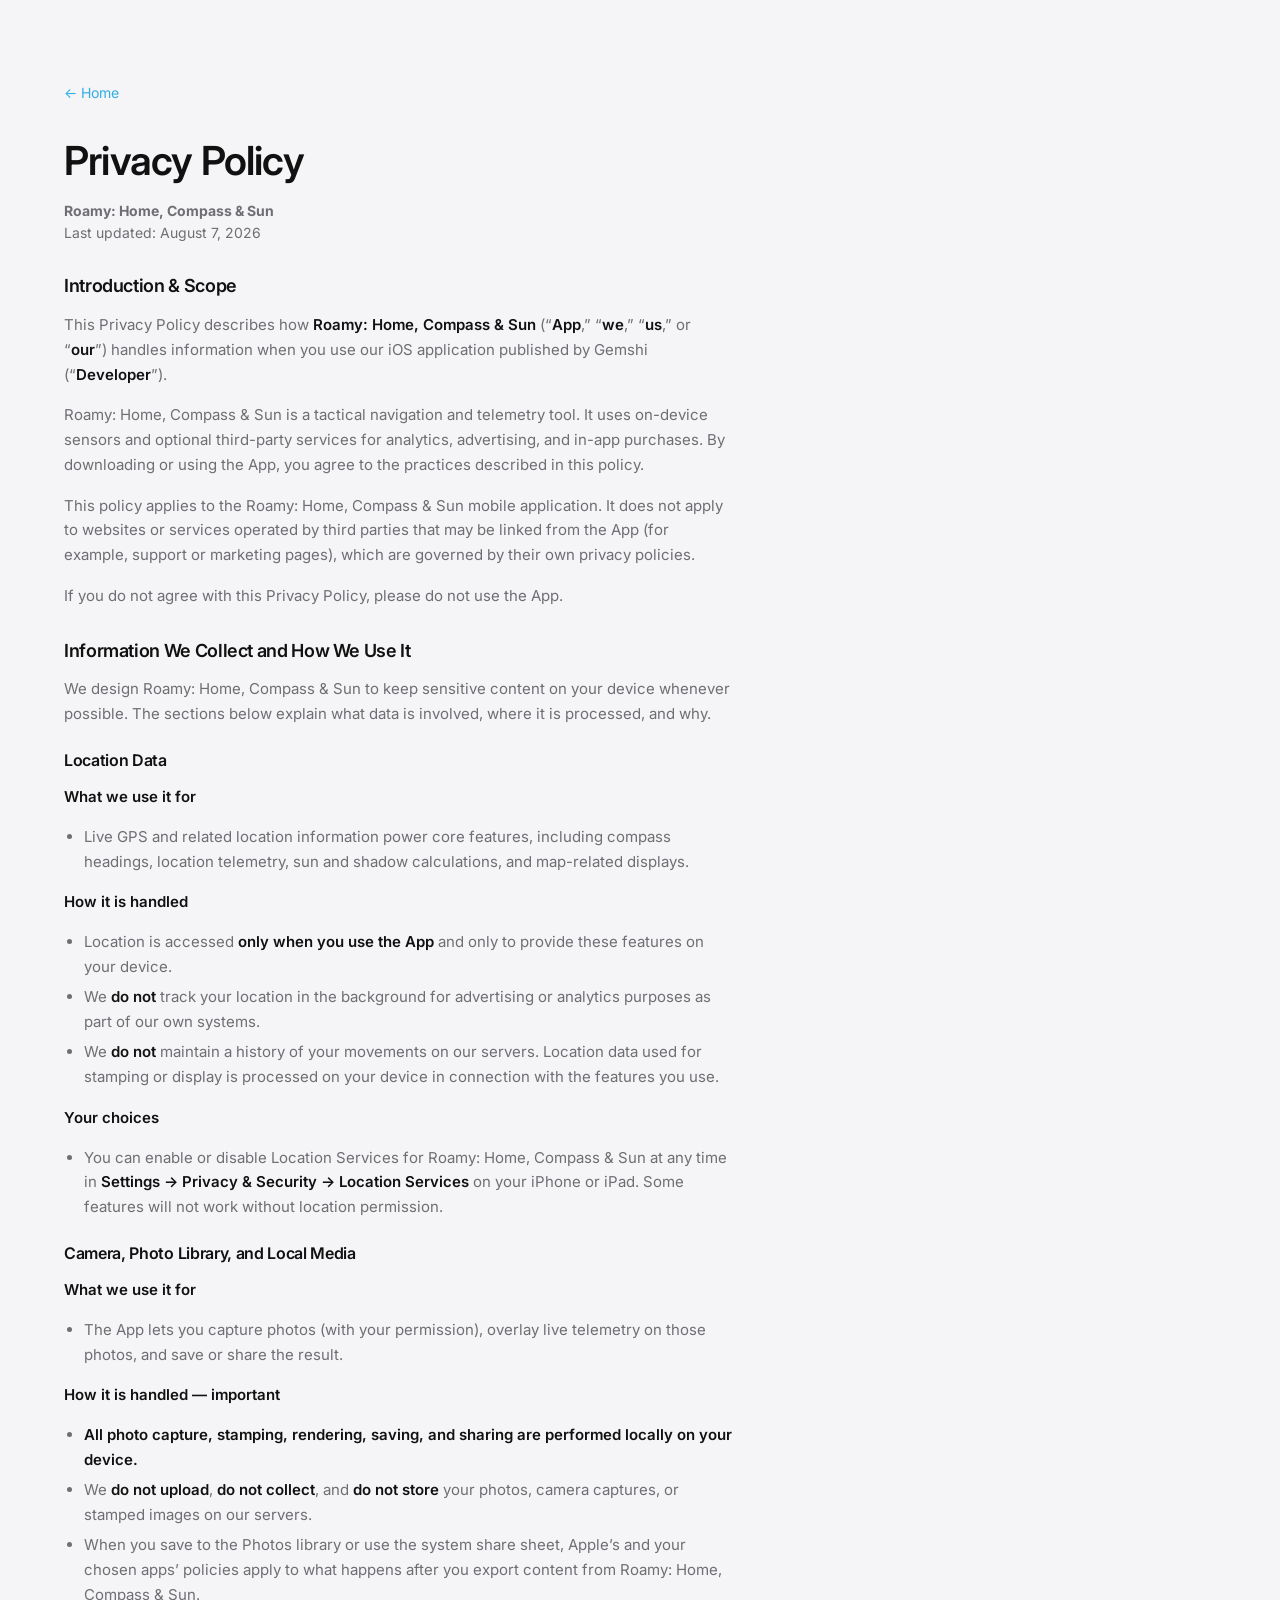
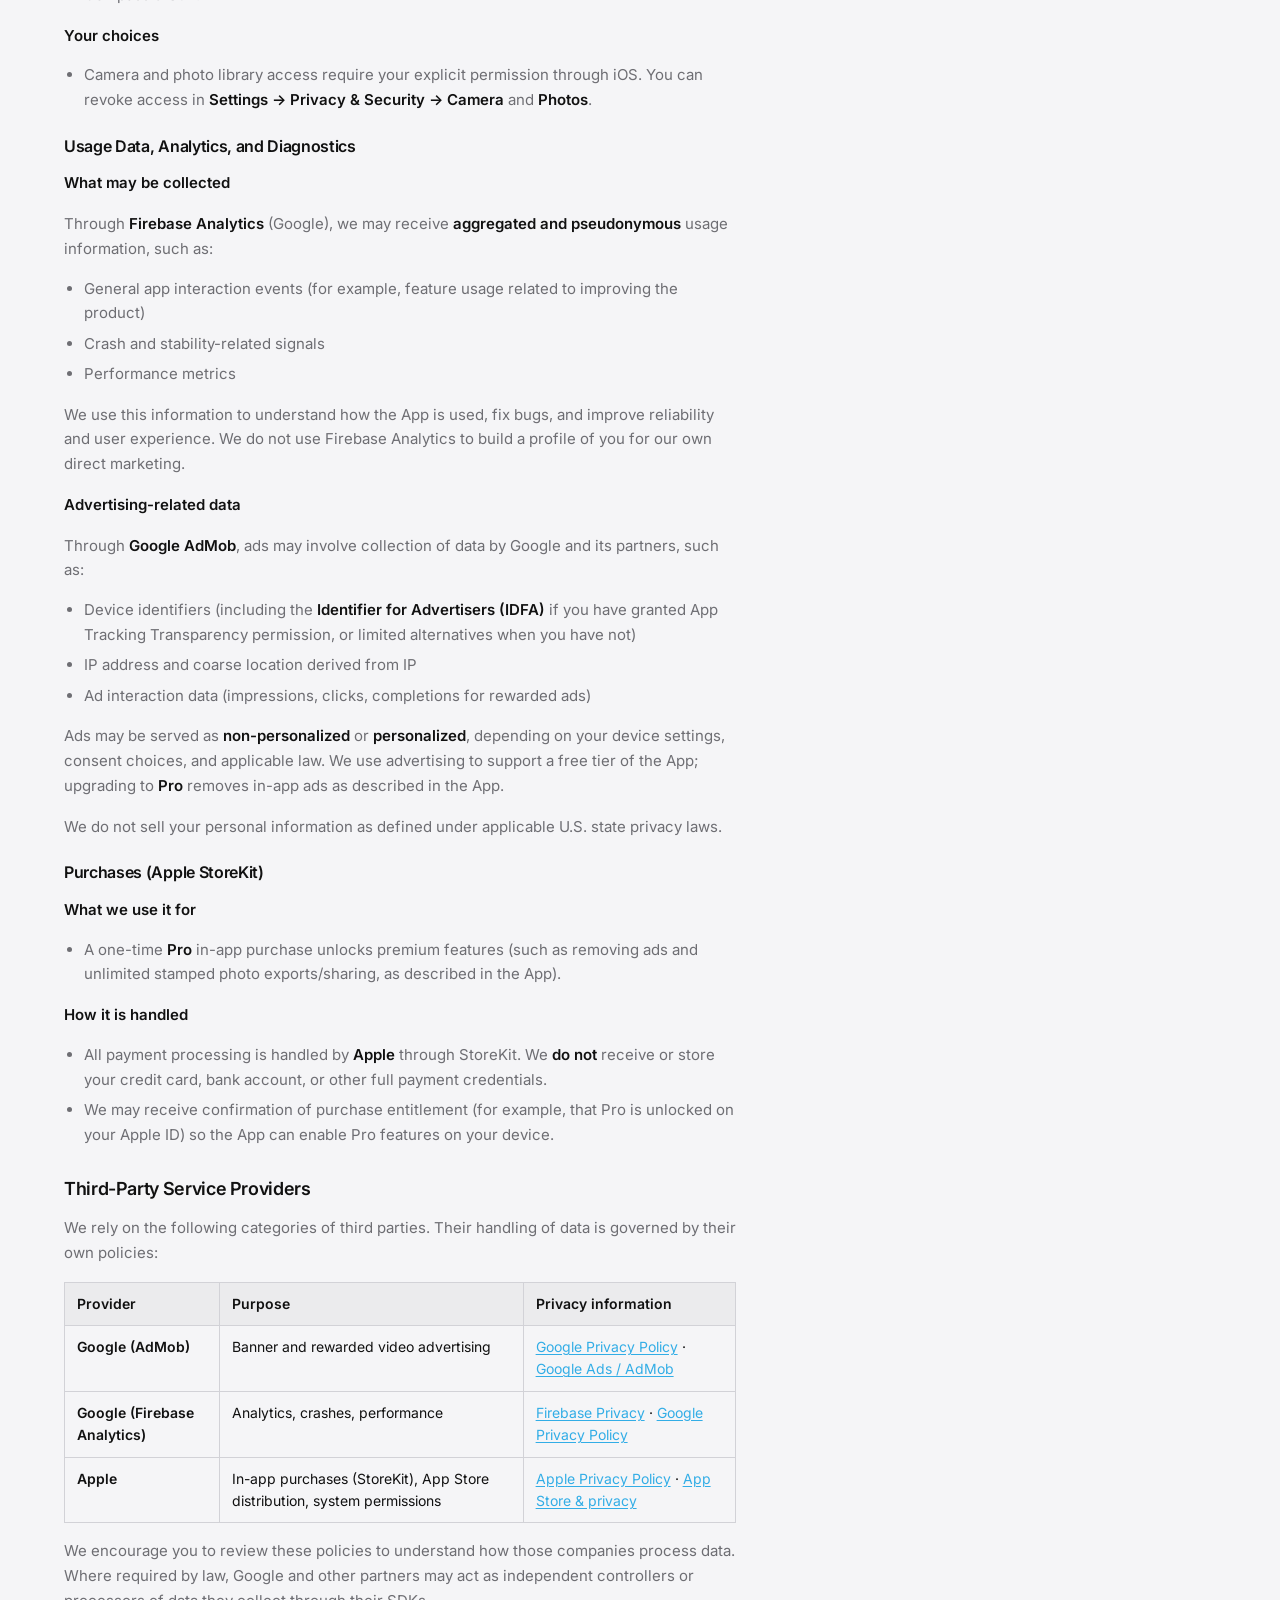
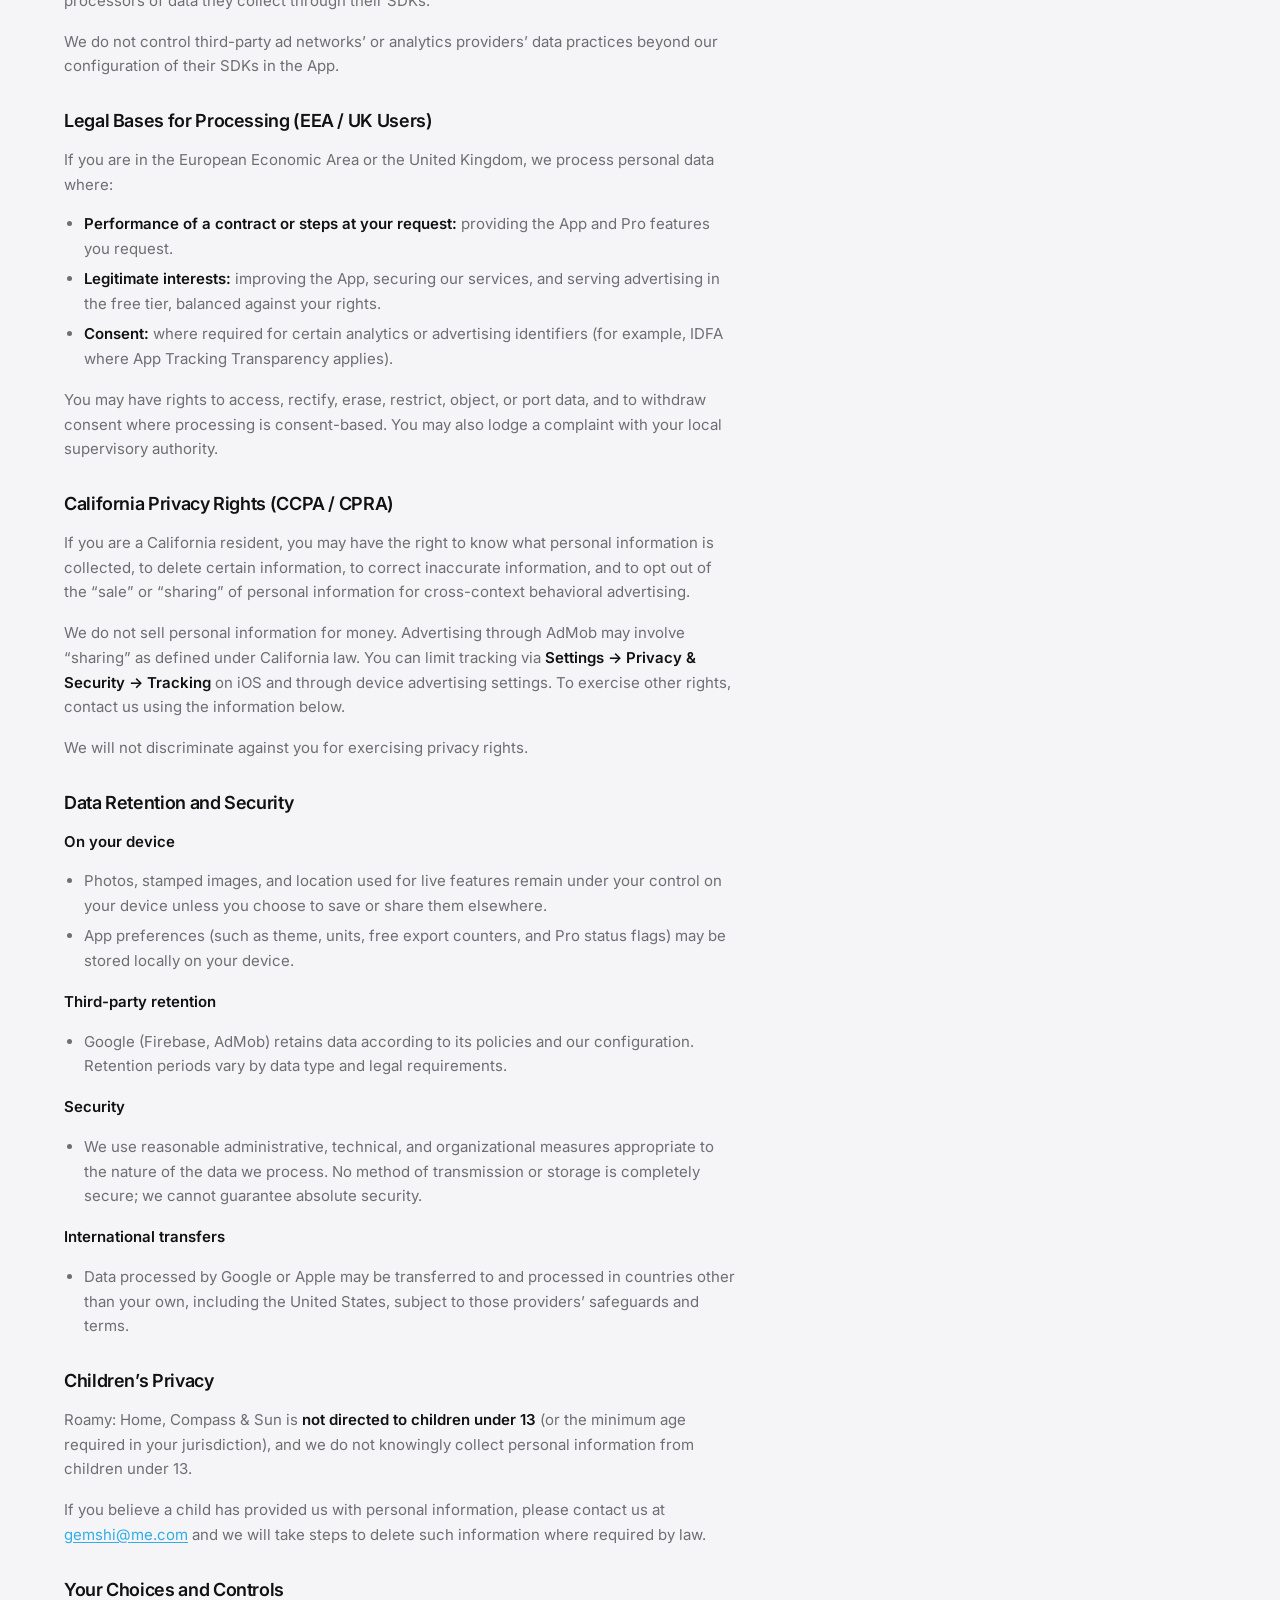
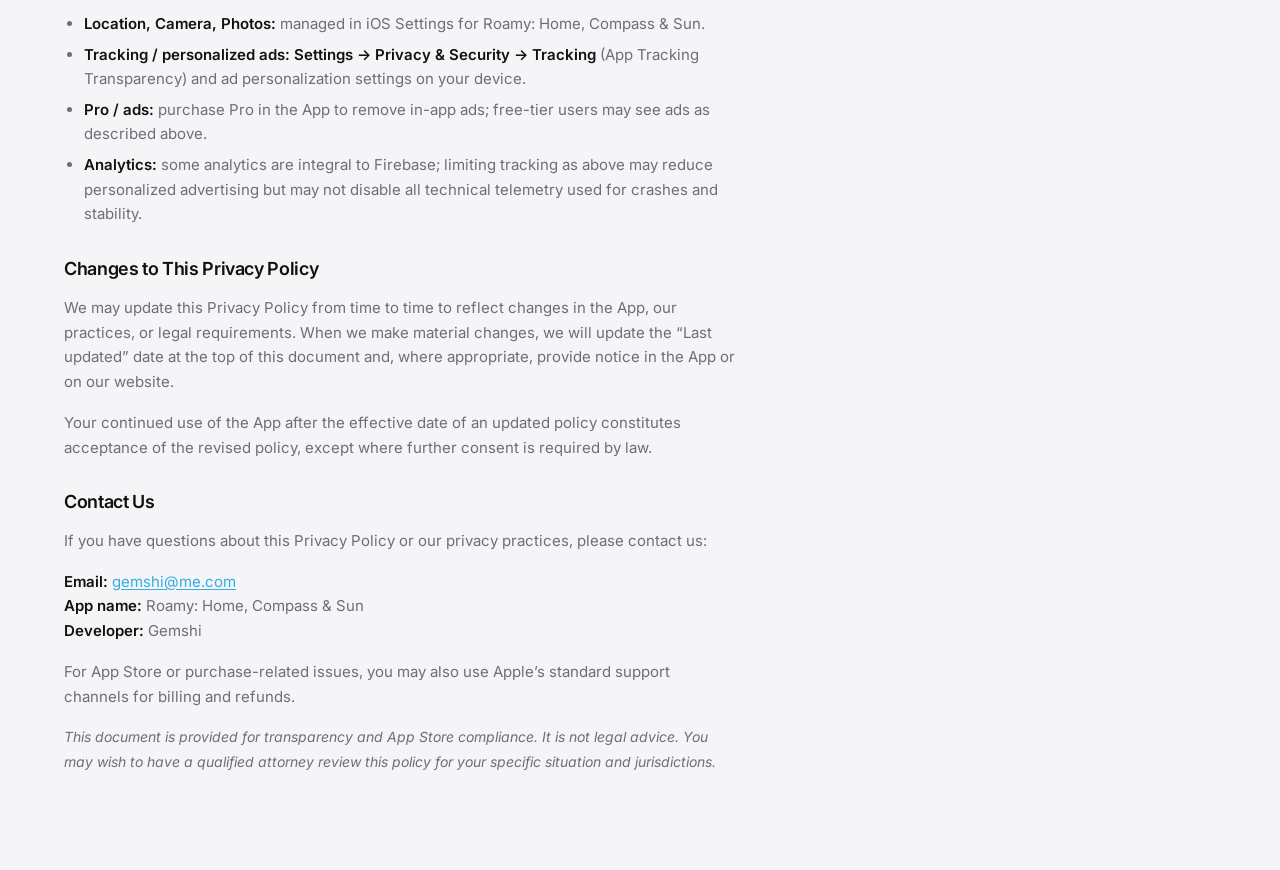
<file: privacy.html>
<!DOCTYPE html>
<html lang="en">
  <head>
    <meta charset="utf-8" />
    <meta name="viewport" content="width=device-width, initial-scale=1" />
    <title>Privacy Policy — Roamy: Home, Compass &amp; Sun</title>
    <link rel="preconnect" href="https://fonts.googleapis.com" />
    <link rel="preconnect" href="https://fonts.gstatic.com" crossorigin />
    <link
      href="https://fonts.googleapis.com/css2?family=IBM+Plex+Mono:wght@500&family=Inter:wght@400;500;600&display=swap"
      rel="stylesheet"
    />
    <link rel="stylesheet" href="css/styles.css" />
    <link rel="icon" href="images/favicon.png" type="image/png" />
    <link rel="apple-touch-icon" href="images/favicon.png" />
  </head>
  <body>
    <main class="legal">
      <div class="wrap">
        <a class="legal-back" href="index.html">← Home</a>
        <h1>Privacy Policy</h1>
        <p class="legal-meta">
          <strong>Roamy: Home, Compass & Sun</strong><br />
          Last updated: August 7, 2026
        </p>

        <article class="legal-doc">
          <h2>Introduction &amp; Scope</h2>
          <p>
            This Privacy Policy describes how <strong>Roamy: Home, Compass & Sun</strong>
            (“<strong>App</strong>,” “<strong>we</strong>,” “<strong>us</strong>,”
            or “<strong>our</strong>”) handles information when you use our iOS
            application published by Gemshi (“<strong>Developer</strong>”).
          </p>
          <p>
            Roamy: Home, Compass & Sun is a tactical navigation and telemetry tool. It uses
            on-device sensors and optional third-party services for analytics,
            advertising, and in-app purchases. By downloading or using the App,
            you agree to the practices described in this policy.
          </p>
          <p>
            This policy applies to the Roamy: Home, Compass & Sun mobile application. It does
            not apply to websites or services operated by third parties that may
            be linked from the App (for example, support or marketing pages),
            which are governed by their own privacy policies.
          </p>
          <p>
            If you do not agree with this Privacy Policy, please do not use the
            App.
          </p>

          <h2>Information We Collect and How We Use It</h2>
          <p>
            We design Roamy: Home, Compass & Sun to keep sensitive content on your device
            whenever possible. The sections below explain what data is involved,
            where it is processed, and why.
          </p>

          <h3>Location Data</h3>
          <p><strong>What we use it for</strong></p>
          <ul>
            <li>
              Live GPS and related location information power core features,
              including compass headings, location telemetry, sun and shadow
              calculations, and map-related displays.
            </li>
          </ul>
          <p><strong>How it is handled</strong></p>
          <ul>
            <li>
              Location is accessed <strong>only when you use the App</strong> and
              only to provide these features on your device.
            </li>
            <li>
              We <strong>do not</strong> track your location in the background
              for advertising or analytics purposes as part of our own systems.
            </li>
            <li>
              We <strong>do not</strong> maintain a history of your movements on
              our servers. Location data used for stamping or display is processed
              on your device in connection with the features you use.
            </li>
          </ul>
          <p><strong>Your choices</strong></p>
          <ul>
            <li>
              You can enable or disable Location Services for Roamy: Home, Compass & Sun at any
              time in <strong>Settings → Privacy &amp; Security → Location
              Services</strong> on your iPhone or iPad. Some features will not
              work without location permission.
            </li>
          </ul>

          <h3>Camera, Photo Library, and Local Media</h3>
          <p><strong>What we use it for</strong></p>
          <ul>
            <li>
              The App lets you capture photos (with your permission), overlay live
              telemetry on those photos, and save or share the result.
            </li>
          </ul>
          <p><strong>How it is handled — important</strong></p>
          <ul>
            <li>
              <strong>All photo capture, stamping, rendering, saving, and sharing
              are performed locally on your device.</strong>
            </li>
            <li>
              We <strong>do not upload</strong>, <strong>do not collect</strong>,
              and <strong>do not store</strong> your photos, camera captures, or
              stamped images on our servers.
            </li>
            <li>
              When you save to the Photos library or use the system share sheet,
              Apple’s and your chosen apps’ policies apply to what happens after
              you export content from Roamy: Home, Compass & Sun.
            </li>
          </ul>
          <p><strong>Your choices</strong></p>
          <ul>
            <li>
              Camera and photo library access require your explicit permission
              through iOS. You can revoke access in
              <strong>Settings → Privacy &amp; Security → Camera</strong> and
              <strong>Photos</strong>.
            </li>
          </ul>

          <h3>Usage Data, Analytics, and Diagnostics</h3>
          <p><strong>What may be collected</strong></p>
          <p>
            Through <strong>Firebase Analytics</strong> (Google), we may receive
            <strong>aggregated and pseudonymous</strong> usage information, such
            as:
          </p>
          <ul>
            <li>
              General app interaction events (for example, feature usage related
              to improving the product)
            </li>
            <li>Crash and stability-related signals</li>
            <li>Performance metrics</li>
          </ul>
          <p>
            We use this information to understand how the App is used, fix bugs,
            and improve reliability and user experience. We do not use Firebase
            Analytics to build a profile of you for our own direct marketing.
          </p>
          <p><strong>Advertising-related data</strong></p>
          <p>
            Through <strong>Google AdMob</strong>, ads may involve collection of
            data by Google and its partners, such as:
          </p>
          <ul>
            <li>
              Device identifiers (including the
              <strong>Identifier for Advertisers (IDFA)</strong> if you have
              granted App Tracking Transparency permission, or limited alternatives
              when you have not)
            </li>
            <li>IP address and coarse location derived from IP</li>
            <li>
              Ad interaction data (impressions, clicks, completions for rewarded
              ads)
            </li>
          </ul>
          <p>
            Ads may be served as <strong>non-personalized</strong> or
            <strong>personalized</strong>, depending on your device settings,
            consent choices, and applicable law. We use advertising to support a
            free tier of the App; upgrading to <strong>Pro</strong> removes
            in-app ads as described in the App.
          </p>
          <p>
            We do not sell your personal information as defined under applicable
            U.S. state privacy laws.
          </p>

          <h3>Purchases (Apple StoreKit)</h3>
          <p><strong>What we use it for</strong></p>
          <ul>
            <li>
              A one-time <strong>Pro</strong> in-app purchase unlocks premium
              features (such as removing ads and unlimited stamped photo
              exports/sharing, as described in the App).
            </li>
          </ul>
          <p><strong>How it is handled</strong></p>
          <ul>
            <li>
              All payment processing is handled by <strong>Apple</strong> through
              StoreKit. We <strong>do not</strong> receive or store your credit
              card, bank account, or other full payment credentials.
            </li>
            <li>
              We may receive confirmation of purchase entitlement (for example,
              that Pro is unlocked on your Apple ID) so the App can enable Pro
              features on your device.
            </li>
          </ul>

          <h2>Third-Party Service Providers</h2>
          <p>
            We rely on the following categories of third parties. Their handling
            of data is governed by their own policies:
          </p>
          <table>
            <thead>
              <tr>
                <th scope="col">Provider</th>
                <th scope="col">Purpose</th>
                <th scope="col">Privacy information</th>
              </tr>
            </thead>
            <tbody>
              <tr>
                <td><strong>Google (AdMob)</strong></td>
                <td>Banner and rewarded video advertising</td>
                <td>
                  <a
                    href="https://policies.google.com/privacy"
                    rel="noopener noreferrer"
                    >Google Privacy Policy</a
                  >
                  ·
                  <a
                    href="https://support.google.com/admob/answer/6128543"
                    rel="noopener noreferrer"
                    >Google Ads / AdMob</a
                  >
                </td>
              </tr>
              <tr>
                <td><strong>Google (Firebase Analytics)</strong></td>
                <td>Analytics, crashes, performance</td>
                <td>
                  <a
                    href="https://firebase.google.com/support/privacy"
                    rel="noopener noreferrer"
                    >Firebase Privacy</a
                  >
                  ·
                  <a
                    href="https://policies.google.com/privacy"
                    rel="noopener noreferrer"
                    >Google Privacy Policy</a
                  >
                </td>
              </tr>
              <tr>
                <td><strong>Apple</strong></td>
                <td>
                  In-app purchases (StoreKit), App Store distribution, system
                  permissions
                </td>
                <td>
                  <a
                    href="https://www.apple.com/legal/privacy/"
                    rel="noopener noreferrer"
                    >Apple Privacy Policy</a
                  >
                  ·
                  <a
                    href="https://www.apple.com/privacy/"
                    rel="noopener noreferrer"
                    >App Store &amp; privacy</a
                  >
                </td>
              </tr>
            </tbody>
          </table>
          <p>
            We encourage you to review these policies to understand how those
            companies process data. Where required by law, Google and other
            partners may act as independent controllers or processors of data
            they collect through their SDKs.
          </p>
          <p>
            We do not control third-party ad networks’ or analytics providers’
            data practices beyond our configuration of their SDKs in the App.
          </p>

          <h2>Legal Bases for Processing (EEA / UK Users)</h2>
          <p>
            If you are in the European Economic Area or the United Kingdom, we
            process personal data where:
          </p>
          <ul>
            <li>
              <strong>Performance of a contract or steps at your request:</strong>
              providing the App and Pro features you request.
            </li>
            <li>
              <strong>Legitimate interests:</strong> improving the App, securing
              our services, and serving advertising in the free tier, balanced
              against your rights.
            </li>
            <li>
              <strong>Consent:</strong> where required for certain analytics or
              advertising identifiers (for example, IDFA where App Tracking
              Transparency applies).
            </li>
          </ul>
          <p>
            You may have rights to access, rectify, erase, restrict, object, or
            port data, and to withdraw consent where processing is
            consent-based. You may also lodge a complaint with your local
            supervisory authority.
          </p>

          <h2>California Privacy Rights (CCPA / CPRA)</h2>
          <p>
            If you are a California resident, you may have the right to know what
            personal information is collected, to delete certain information, to
            correct inaccurate information, and to opt out of the “sale” or
            “sharing” of personal information for cross-context behavioral
            advertising.
          </p>
          <p>
            We do not sell personal information for money. Advertising through
            AdMob may involve “sharing” as defined under California law. You can
            limit tracking via
            <strong>Settings → Privacy &amp; Security → Tracking</strong> on iOS
            and through device advertising settings. To exercise other rights,
            contact us using the information below.
          </p>
          <p>We will not discriminate against you for exercising privacy rights.</p>

          <h2>Data Retention and Security</h2>
          <p><strong>On your device</strong></p>
          <ul>
            <li>
              Photos, stamped images, and location used for live features remain
              under your control on your device unless you choose to save or share
              them elsewhere.
            </li>
            <li>
              App preferences (such as theme, units, free export counters, and Pro
              status flags) may be stored locally on your device.
            </li>
          </ul>
          <p><strong>Third-party retention</strong></p>
          <ul>
            <li>
              Google (Firebase, AdMob) retains data according to its policies and
              our configuration. Retention periods vary by data type and legal
              requirements.
            </li>
          </ul>
          <p><strong>Security</strong></p>
          <ul>
            <li>
              We use reasonable administrative, technical, and organizational
              measures appropriate to the nature of the data we process. No method
              of transmission or storage is completely secure; we cannot guarantee
              absolute security.
            </li>
          </ul>
          <p><strong>International transfers</strong></p>
          <ul>
            <li>
              Data processed by Google or Apple may be transferred to and processed
              in countries other than your own, including the United States,
              subject to those providers’ safeguards and terms.
            </li>
          </ul>

          <h2>Children’s Privacy</h2>
          <p>
            Roamy: Home, Compass & Sun is <strong>not directed to children under 13</strong> (or
            the minimum age required in your jurisdiction), and we do not knowingly
            collect personal information from children under 13.
          </p>
          <p>
            If you believe a child has provided us with personal information,
            please contact us at
            <a href="mailto:gemshi@me.com">gemshi@me.com</a>
            and we will take steps to delete such information where required by
            law.
          </p>

          <h2>Your Choices and Controls</h2>
          <ul>
            <li>
              <strong>Location, Camera, Photos:</strong> managed in iOS Settings
              for Roamy: Home, Compass & Sun.
            </li>
            <li>
              <strong>Tracking / personalized ads:</strong>
              <strong>Settings → Privacy &amp; Security → Tracking</strong> (App
              Tracking Transparency) and ad personalization settings on your
              device.
            </li>
            <li>
              <strong>Pro / ads:</strong> purchase Pro in the App to remove
              in-app ads; free-tier users may see ads as described above.
            </li>
            <li>
              <strong>Analytics:</strong> some analytics are integral to Firebase;
              limiting tracking as above may reduce personalized advertising but
              may not disable all technical telemetry used for crashes and
              stability.
            </li>
          </ul>

          <h2>Changes to This Privacy Policy</h2>
          <p>
            We may update this Privacy Policy from time to time to reflect changes
            in the App, our practices, or legal requirements. When we make material
            changes, we will update the “Last updated” date at the top of this
            document and, where appropriate, provide notice in the App or on our
            website.
          </p>
          <p>
            Your continued use of the App after the effective date of an updated
            policy constitutes acceptance of the revised policy, except where
            further consent is required by law.
          </p>

          <h2>Contact Us</h2>
          <p>
            If you have questions about this Privacy Policy or our privacy
            practices, please contact us:
          </p>
          <p>
            <strong>Email:</strong>
            <a href="mailto:gemshi@me.com">gemshi@me.com</a><br />
            <strong>App name:</strong> Roamy: Home, Compass & Sun<br />
            <strong>Developer:</strong> Gemshi
          </p>
          <p>
            For App Store or purchase-related issues, you may also use Apple’s
            standard support channels for billing and refunds.
          </p>

          <p>
            <em
              >This document is provided for transparency and App Store compliance.
              It is not legal advice. You may wish to have a qualified attorney
              review this policy for your specific situation and
              jurisdictions.</em
            >
          </p>
        </article>
      </div>
    </main>
  </body>
</html>
</file>
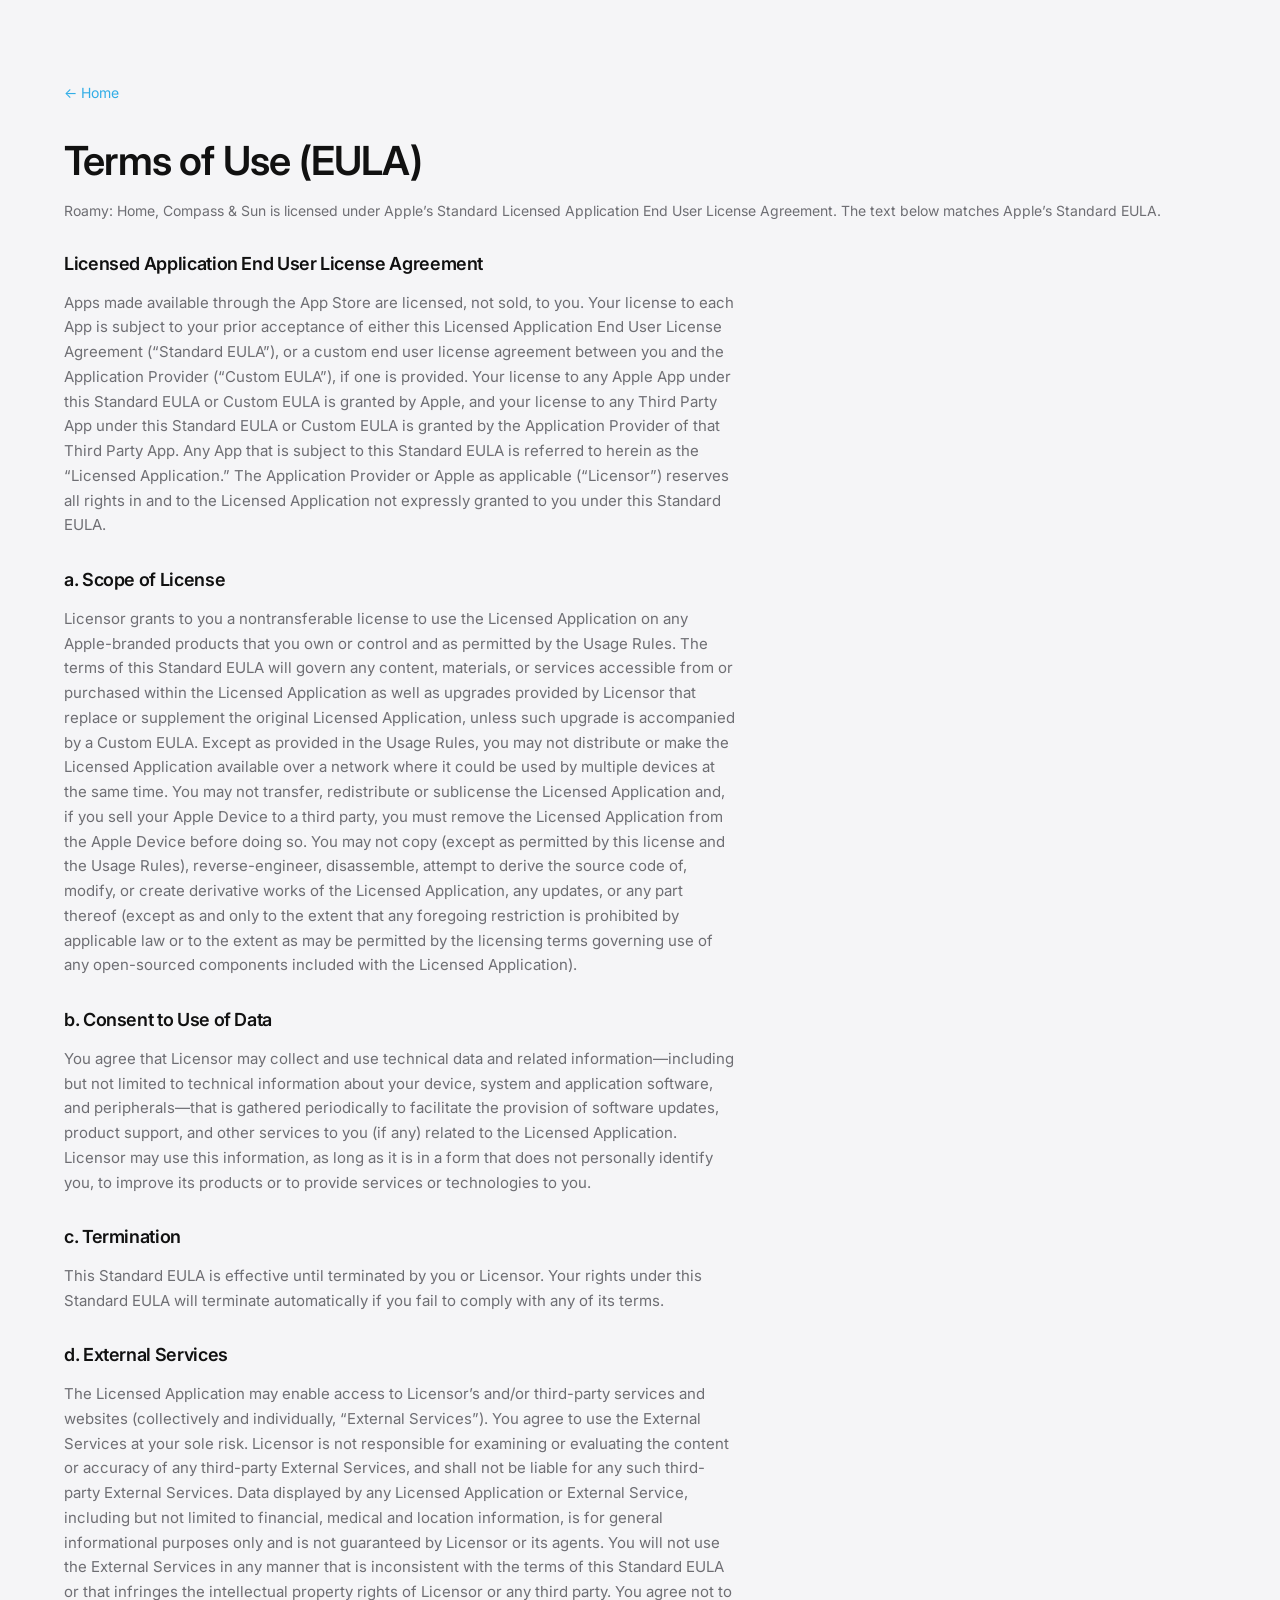
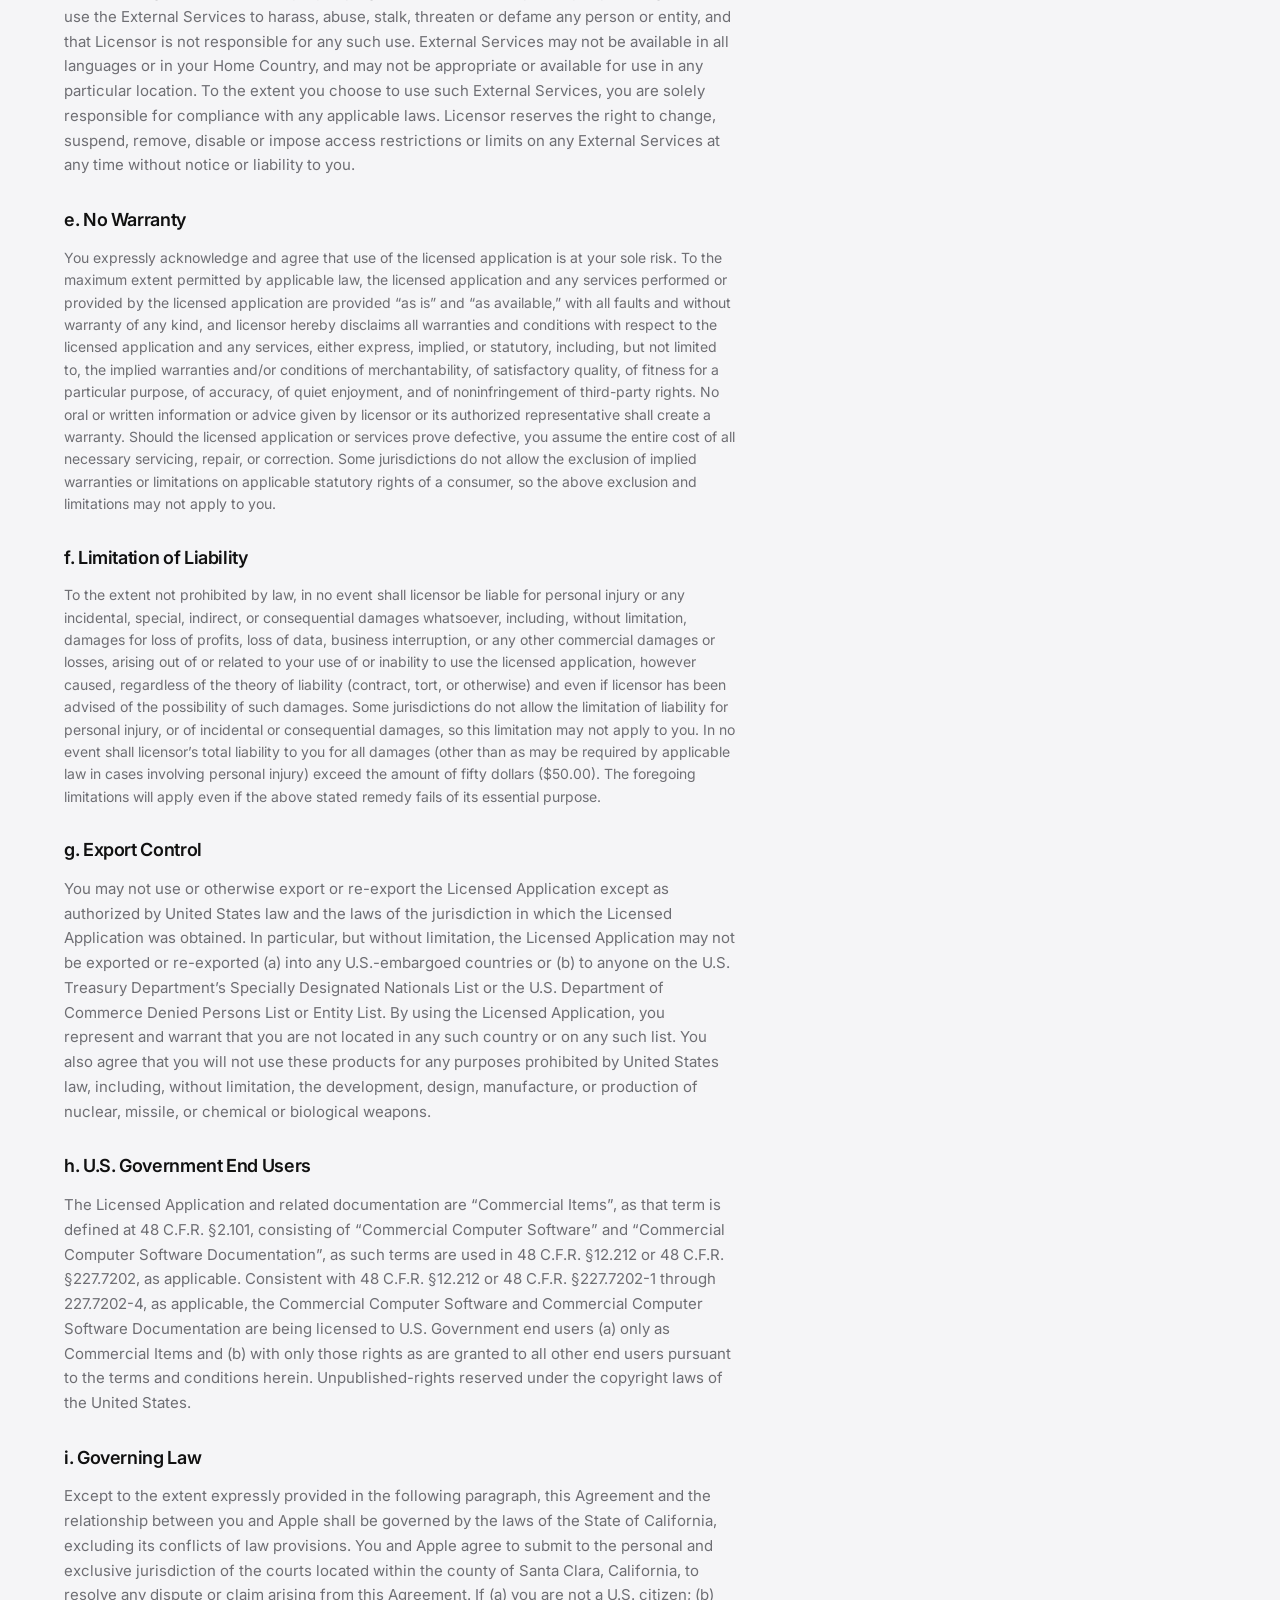
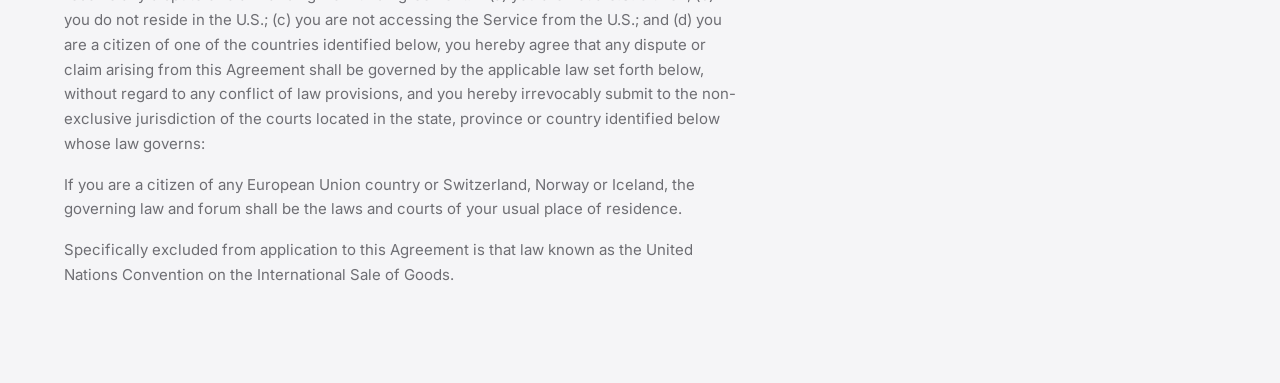
<file: terms.html>
<!DOCTYPE html>
<html lang="en">
  <head>
    <meta charset="utf-8" />
    <meta name="viewport" content="width=device-width, initial-scale=1" />
    <title>End User License Agreement — Roamy: Home, Compass &amp; Sun</title>
    <link rel="preconnect" href="https://fonts.googleapis.com" />
    <link rel="preconnect" href="https://fonts.gstatic.com" crossorigin />
    <link
      href="https://fonts.googleapis.com/css2?family=IBM+Plex+Mono:wght@500&family=Inter:wght@400;500;600&display=swap"
      rel="stylesheet"
    />
    <link rel="stylesheet" href="css/styles.css" />
    <link rel="icon" href="images/favicon.png" type="image/png" />
    <link rel="apple-touch-icon" href="images/favicon.png" />
  </head>
  <body>
    <main class="legal">
      <div class="wrap">
        <a class="legal-back" href="index.html">← Home</a>
        <h1>Terms of Use (EULA)</h1>
        <p class="legal-meta">
          Roamy: Home, Compass &amp; Sun is licensed under Apple’s Standard Licensed Application
          End User License Agreement. The text below matches
          <a
            href="https://www.apple.com/legal/internet-services/itunes/dev/stdeula/"
            rel="noopener noreferrer"
            >Apple’s Standard EULA</a
          >.
        </p>

        <article class="legal-doc">
          <h2>Licensed Application End User License Agreement</h2>

          <p>
            Apps made available through the App Store are licensed, not sold, to
            you. Your license to each App is subject to your prior acceptance of
            either this Licensed Application End User License Agreement
            (“Standard EULA”), or a custom end user license agreement between you
            and the Application Provider (“Custom EULA”), if one is provided. Your
            license to any Apple App under this Standard EULA or Custom EULA is
            granted by Apple, and your license to any Third Party App under this
            Standard EULA or Custom EULA is granted by the Application Provider
            of that Third Party App. Any App that is subject to this Standard
            EULA is referred to herein as the “Licensed Application.” The
            Application Provider or Apple as applicable (“Licensor”) reserves all
            rights in and to the Licensed Application not expressly granted to you
            under this Standard EULA.
          </p>

          <h2>a. Scope of License</h2>
          <p>
            Licensor grants to you a nontransferable license to use the Licensed
            Application on any Apple-branded products that you own or control and
            as permitted by the Usage Rules. The terms of this Standard EULA will
            govern any content, materials, or services accessible from or
            purchased within the Licensed Application as well as upgrades provided
            by Licensor that replace or supplement the original Licensed
            Application, unless such upgrade is accompanied by a Custom EULA.
            Except as provided in the Usage Rules, you may not distribute or make
            the Licensed Application available over a network where it could be
            used by multiple devices at the same time. You may not transfer,
            redistribute or sublicense the Licensed Application and, if you sell
            your Apple Device to a third party, you must remove the Licensed
            Application from the Apple Device before doing so. You may not copy
            (except as permitted by this license and the Usage Rules),
            reverse-engineer, disassemble, attempt to derive the source code of,
            modify, or create derivative works of the Licensed Application, any
            updates, or any part thereof (except as and only to the extent that any
            foregoing restriction is prohibited by applicable law or to the extent
            as may be permitted by the licensing terms governing use of any
            open-sourced components included with the Licensed Application).
          </p>

          <h2>b. Consent to Use of Data</h2>
          <p>
            You agree that Licensor may collect and use technical data and related
            information—including but not limited to technical information about
            your device, system and application software, and peripherals—that is
            gathered periodically to facilitate the provision of software updates,
            product support, and other services to you (if any) related to the
            Licensed Application. Licensor may use this information, as long as it
            is in a form that does not personally identify you, to improve its
            products or to provide services or technologies to you.
          </p>

          <h2>c. Termination</h2>
          <p>
            This Standard EULA is effective until terminated by you or Licensor.
            Your rights under this Standard EULA will terminate automatically if
            you fail to comply with any of its terms.
          </p>

          <h2>d. External Services</h2>
          <p>
            The Licensed Application may enable access to Licensor’s and/or
            third-party services and websites (collectively and individually,
            “External Services”). You agree to use the External Services at your
            sole risk. Licensor is not responsible for examining or evaluating the
            content or accuracy of any third-party External Services, and shall not
            be liable for any such third-party External Services. Data displayed by
            any Licensed Application or External Service, including but not limited
            to financial, medical and location information, is for general
            informational purposes only and is not guaranteed by Licensor or its
            agents. You will not use the External Services in any manner that is
            inconsistent with the terms of this Standard EULA or that infringes the
            intellectual property rights of Licensor or any third party. You agree
            not to use the External Services to harass, abuse, stalk, threaten or
            defame any person or entity, and that Licensor is not responsible for
            any such use. External Services may not be available in all languages
            or in your Home Country, and may not be appropriate or available for
            use in any particular location. To the extent you choose to use such
            External Services, you are solely responsible for compliance with any
            applicable laws. Licensor reserves the right to change, suspend,
            remove, disable or impose access restrictions or limits on any External
            Services at any time without notice or liability to you.
          </p>

          <h2>e. No Warranty</h2>
          <p class="legal-upper">
            You expressly acknowledge and agree that use of the licensed
            application is at your sole risk. To the maximum extent permitted by
            applicable law, the licensed application and any services performed or
            provided by the licensed application are provided “as is” and “as
            available,” with all faults and without warranty of any kind, and
            licensor hereby disclaims all warranties and conditions with respect
            to the licensed application and any services, either express,
            implied, or statutory, including, but not limited to, the implied
            warranties and/or conditions of merchantability, of satisfactory
            quality, of fitness for a particular purpose, of accuracy, of quiet
            enjoyment, and of noninfringement of third-party rights. No oral or
            written information or advice given by licensor or its authorized
            representative shall create a warranty. Should the licensed application
            or services prove defective, you assume the entire cost of all
            necessary servicing, repair, or correction. Some jurisdictions do not
            allow the exclusion of implied warranties or limitations on applicable
            statutory rights of a consumer, so the above exclusion and limitations
            may not apply to you.
          </p>

          <h2>f. Limitation of Liability</h2>
          <p class="legal-upper">
            To the extent not prohibited by law, in no event shall licensor be
            liable for personal injury or any incidental, special, indirect, or
            consequential damages whatsoever, including, without limitation,
            damages for loss of profits, loss of data, business interruption, or
            any other commercial damages or losses, arising out of or related to
            your use of or inability to use the licensed application, however
            caused, regardless of the theory of liability (contract, tort, or
            otherwise) and even if licensor has been advised of the possibility of
            such damages. Some jurisdictions do not allow the limitation of
            liability for personal injury, or of incidental or consequential
            damages, so this limitation may not apply to you. In no event shall
            licensor’s total liability to you for all damages (other than as may be
            required by applicable law in cases involving personal injury) exceed
            the amount of fifty dollars ($50.00). The foregoing limitations will
            apply even if the above stated remedy fails of its essential purpose.
          </p>

          <h2>g. Export Control</h2>
          <p>
            You may not use or otherwise export or re-export the Licensed
            Application except as authorized by United States law and the laws of
            the jurisdiction in which the Licensed Application was obtained. In
            particular, but without limitation, the Licensed Application may not be
            exported or re-exported (a) into any U.S.-embargoed countries or (b)
            to anyone on the U.S. Treasury Department’s Specially Designated
            Nationals List or the U.S. Department of Commerce Denied Persons List
            or Entity List. By using the Licensed Application, you represent and
            warrant that you are not located in any such country or on any such
            list. You also agree that you will not use these products for any
            purposes prohibited by United States law, including, without
            limitation, the development, design, manufacture, or production of
            nuclear, missile, or chemical or biological weapons.
          </p>

          <h2>h. U.S. Government End Users</h2>
          <p>
            The Licensed Application and related documentation are “Commercial
            Items”, as that term is defined at 48 C.F.R. §2.101, consisting of
            “Commercial Computer Software” and “Commercial Computer Software
            Documentation”, as such terms are used in 48 C.F.R. §12.212 or 48
            C.F.R. §227.7202, as applicable. Consistent with 48 C.F.R. §12.212 or
            48 C.F.R. §227.7202-1 through 227.7202-4, as applicable, the
            Commercial Computer Software and Commercial Computer Software
            Documentation are being licensed to U.S. Government end users (a) only
            as Commercial Items and (b) with only those rights as are granted to
            all other end users pursuant to the terms and conditions herein.
            Unpublished-rights reserved under the copyright laws of the United
            States.
          </p>

          <h2>i. Governing Law</h2>
          <p>
            Except to the extent expressly provided in the following paragraph,
            this Agreement and the relationship between you and Apple shall be
            governed by the laws of the State of California, excluding its conflicts
            of law provisions. You and Apple agree to submit to the personal and
            exclusive jurisdiction of the courts located within the county of Santa
            Clara, California, to resolve any dispute or claim arising from this
            Agreement. If (a) you are not a U.S. citizen; (b) you do not reside in
            the U.S.; (c) you are not accessing the Service from the U.S.; and (d)
            you are a citizen of one of the countries identified below, you hereby
            agree that any dispute or claim arising from this Agreement shall be
            governed by the applicable law set forth below, without regard to any
            conflict of law provisions, and you hereby irrevocably submit to the
            non-exclusive jurisdiction of the courts located in the state, province
            or country identified below whose law governs:
          </p>
          <p>
            If you are a citizen of any European Union country or Switzerland,
            Norway or Iceland, the governing law and forum shall be the laws and
            courts of your usual place of residence.
          </p>
          <p>
            Specifically excluded from application to this Agreement is that law
            known as the United Nations Convention on the International Sale of
            Goods.
          </p>
        </article>
      </div>
    </main>
  </body>
</html>
</file>
<file: css/styles.css>
/* Home Compass — static site (GitHub Pages) */

:root {
  --bg: #f5f5f7;
  --surface: #ffffff;
  --ink: #111111;
  --muted: #6e6e73;
  --border: #d2d2d7;
  --cyan: #32ade6;
  --cyan-hover: #2899cc;
  --orange: #ff9500;
  --section: #ebebed;
  --max: 72rem;
  --pad: clamp(1.25rem, 4vw, 2rem);
  --radius: 1rem;
  --font-sans: "Inter", system-ui, -apple-system, "Segoe UI", sans-serif;
  --font-mono: "IBM Plex Mono", ui-monospace, monospace;
}

*,
*::before,
*::after {
  box-sizing: border-box;
}

html {
  scroll-behavior: smooth;
}

@media (prefers-reduced-motion: reduce) {
  html {
    scroll-behavior: auto;
  }
}

body {
  margin: 0;
  font-family: var(--font-sans);
  font-size: 1rem;
  line-height: 1.6;
  color: var(--ink);
  background: var(--bg);
  -webkit-font-smoothing: antialiased;
}

img {
  max-width: 100%;
  height: auto;
  display: block;
}

a {
  color: inherit;
  text-decoration: none;
}

ul {
  list-style: none;
  margin: 0;
  padding: 0;
}

/* —— Layout —— */
.wrap {
  width: min(100% - var(--pad) * 2, var(--max));
  margin-inline: auto;
}

/* —— Type —— */
.label {
  font-family: var(--font-mono);
  font-size: 0.6875rem;
  font-weight: 500;
  letter-spacing: 0.2em;
  text-transform: uppercase;
  color: var(--orange);
}

.label--muted {
  color: var(--muted);
}

.label--cyan {
  color: var(--cyan);
}

h1,
h2,
h3 {
  margin: 0;
  font-weight: 600;
  letter-spacing: -0.02em;
  line-height: 1.15;
}

.lead {
  font-size: clamp(1.0625rem, 2vw, 1.25rem);
  color: var(--muted);
  max-width: 36ch;
  margin-inline: auto;
}

/* —— Buttons —— */
.btn {
  display: inline-flex;
  align-items: center;
  justify-content: center;
  padding: 0.75rem 1.5rem;
  border-radius: 999px;
  font-size: 0.9375rem;
  font-weight: 500;
  border: none;
  cursor: pointer;
  transition: background 0.2s ease, transform 0.2s ease;
}

.btn--cyan {
  background: var(--cyan);
  color: #fff;
}

.btn--cyan:hover {
  background: var(--cyan-hover);
}

.btn--sm {
  padding: 0.5rem 1rem;
  font-size: 0.8125rem;
}

@media (prefers-reduced-motion: no-preference) {
  .btn--cyan:active {
    transform: scale(0.98);
  }
}

/* —— Header —— */
.site-header {
  position: sticky;
  top: 0;
  z-index: 100;
  border-bottom: 1px solid rgba(210, 210, 215, 0.85);
  background: rgba(245, 245, 247, 0.82);
  backdrop-filter: blur(12px);
  -webkit-backdrop-filter: blur(12px);
}

.nav {
  display: flex;
  align-items: center;
  justify-content: space-between;
  gap: 1rem;
  padding: 1rem 0;
}

.logo {
  font-size: 1.0625rem;
  font-weight: 600;
  letter-spacing: -0.03em;
  line-height: 1.25;
  max-width: min(100%, 14rem);
}

.logo-tagline {
  font-weight: 500;
  color: var(--muted);
}

@media (min-width: 48rem) {
  .logo {
    max-width: none;
    font-size: 1.125rem;
  }

  .logo-tagline {
    color: inherit;
    font-weight: 600;
  }
}

.nav-end {
  display: flex;
  align-items: center;
  gap: clamp(0.75rem, 3vw, 2rem);
}

.nav-links {
  display: flex;
  gap: clamp(0.75rem, 2vw, 1.5rem);
}

.nav-links a {
  font-size: 0.8125rem;
  color: var(--muted);
  transition: color 0.15s;
}

.nav-links a:hover {
  color: var(--ink);
}

.nav .btn--sm {
  white-space: nowrap;
}

@media (max-width: 480px) {
  .nav-links a {
    font-size: 0.75rem;
  }
  .nav .btn--sm {
    padding: 0.45rem 0.65rem;
    font-size: 0.6875rem;
  }
}

/* —— Hero —— */
.hero {
  padding: clamp(3rem, 8vw, 6rem) 0 clamp(2rem, 5vw, 3rem);
  text-align: center;
  position: relative;
}

.hero::before {
  content: "";
  position: absolute;
  inset: 0;
  background-image:
    linear-gradient(rgba(210, 210, 215, 0.35) 1px, transparent 1px),
    linear-gradient(90deg, rgba(210, 210, 215, 0.35) 1px, transparent 1px);
  background-size: 48px 48px;
  mask-image: radial-gradient(ellipse 80% 70% at 50% 0%, black 20%, transparent 75%);
  pointer-events: none;
  opacity: 0.6;
}

.hero-inner {
  position: relative;
}

.hero h1 {
  font-size: clamp(2.5rem, 7vw, 4rem);
}

.hero .lead {
  margin-top: 1.25rem;
}

.hero-cta {
  margin-top: 2rem;
}

.hero-frame {
  margin-top: clamp(2.5rem, 6vw, 4rem);
  border: 1px solid var(--border);
  border-radius: calc(var(--radius) + 4px);
  background: var(--surface);
  overflow: hidden;
  box-shadow: 0 24px 80px -24px rgba(17, 17, 17, 0.12);
}

.hero-frame img {
  width: 100%;
  aspect-ratio: 21 / 10;
  object-fit: cover;
  object-position: top center;
}

/* —— Features —— */
.features {
  padding: clamp(2rem, 5vw, 4rem) 0;
}

.features-header {
  text-align: center;
  margin-bottom: clamp(3rem, 8vw, 5rem);
}

.features-header h2 {
  margin-top: 1rem;
  font-size: clamp(1.75rem, 4vw, 2.25rem);
}

.features-intro {
  margin: 1rem auto 0;
  max-width: 36rem;
  font-size: 1.0625rem;
  color: var(--muted);
}

.features-stack {
  display: flex;
  flex-direction: column;
  gap: clamp(4rem, 10vw, 8rem);
}

.feature {
  display: grid;
  gap: 2.5rem;
  align-items: center;
}

@media (min-width: 64rem) {
  .feature {
    grid-template-columns: 1fr 1fr;
    gap: 4rem;
  }

  .feature--reverse .feature-media {
    order: 2;
  }

  .feature--reverse .feature-copy {
    order: 1;
  }
}

.feature-media {
  display: flex;
  justify-content: center;
}

.phone-panel {
  width: fit-content;
  max-width: 100%;
  margin-inline: auto;
  padding: 0.25rem;
  border: 1px solid var(--border);
  border-radius: var(--radius);
  background: rgba(255, 255, 255, 0.92);
  box-shadow: 0 1px 0 rgba(255, 255, 255, 0.8) inset;
}

/* Match export size 1170×2470; size frame so height cap never squashes width */
.phone-panel-inner {
  --phone-max-h: min(38rem, 75vh);
  --phone-max-w: min(17.5rem, 100%);
  aspect-ratio: 1170 / 2470;
  width: min(var(--phone-max-w), calc(var(--phone-max-h) * 1170 / 2470));
  max-height: var(--phone-max-h);
  margin-inline: auto;
  border-radius: calc(var(--radius) - 4px);
  overflow: hidden;
  background: var(--section);
  display: flex;
  align-items: flex-start;
  justify-content: center;
}

.phone-panel-inner img {
  width: 100%;
  height: 100%;
  object-fit: contain;
  object-position: top center;
}

.feature-copy .label {
  display: block;
}

.feature-copy h2,
.feature-copy h3 {
  margin-top: 1rem;
  font-size: clamp(1.75rem, 4vw, 2.25rem);
}

.feature-copy p {
  margin: 1rem 0 0;
  font-size: 1.0625rem;
  color: var(--muted);
  max-width: 28rem;
}

/* —— Cinematic —— */
.cinematic {
  background: var(--section);
  padding: clamp(3rem, 8vw, 6rem) 0;
}

.cinematic-card {
  position: relative;
  border: 1px solid var(--border);
  border-radius: calc(var(--radius) + 4px);
  overflow: hidden;
  background: var(--surface);
}

.cinematic-card img {
  width: 100%;
  aspect-ratio: 21 / 9;
  object-fit: cover;
}

.cinematic-overlay {
  position: absolute;
  inset: 0;
  background: linear-gradient(
    to top,
    rgba(17, 17, 17, 0.75) 0%,
    rgba(17, 17, 17, 0.25) 45%,
    transparent 100%
  );
}

.cinematic-text {
  position: absolute;
  left: 0;
  right: 0;
  bottom: 0;
  padding: clamp(1.5rem, 4vw, 3.5rem);
  color: #fff;
}

.cinematic-text h2 {
  font-size: clamp(1.75rem, 4vw, 3rem);
  max-width: 16ch;
}

.cinematic-text p {
  margin: 1rem 0 0;
  max-width: 32rem;
  font-size: clamp(1rem, 2vw, 1.125rem);
  color: rgba(255, 255, 255, 0.88);
}

@media (max-width: 40rem) {
  .cinematic-card img {
    aspect-ratio: 4 / 3;
  }
}

/* —— Pricing —— */
.pricing {
  padding: clamp(4rem, 10vw, 7rem) 0;
}

.pricing-header {
  text-align: center;
}

.pricing-header h2 {
  margin-top: 1rem;
  font-size: clamp(1.75rem, 4vw, 2.25rem);
}

.pricing-grid {
  display: grid;
  gap: 1.5rem;
  margin-top: 3rem;
}

@media (min-width: 48rem) {
  .pricing-grid {
    grid-template-columns: 1fr 1fr;
    gap: 2rem;
  }
}

.plan {
  position: relative;
  padding: 2rem;
  border: 1px solid var(--border);
  border-radius: calc(var(--radius) + 4px);
  background: var(--surface);
  display: flex;
  flex-direction: column;
  min-height: 100%;
}

.plan h3 {
  margin-top: 0.75rem;
  font-size: 1.5rem;
}

.plan-price {
  margin: 0.75rem 0 0;
  font-size: 1.75rem;
  font-weight: 600;
  letter-spacing: -0.02em;
  color: var(--ink);
  line-height: 1.2;
}

.plan-price span {
  font-family: var(--font-mono);
  font-size: 0.6875rem;
  font-weight: 500;
  letter-spacing: 0.12em;
  text-transform: uppercase;
  color: var(--muted);
  vertical-align: middle;
  margin-left: 0.25rem;
}

.plan-list {
  margin-top: 1.5rem;
  flex: 1;
  display: flex;
  flex-direction: column;
  gap: 0.75rem;
}

.plan-list li {
  display: flex;
  gap: 0.5rem;
  font-size: 1rem;
  color: var(--muted);
}

.plan-list li span:first-child {
  flex-shrink: 0;
  color: var(--border);
}

.plan--pro {
  border-width: 2px;
  border-color: var(--cyan);
  box-shadow: 0 0 0 1px rgba(50, 173, 230, 0.12);
}

.plan-badge {
  position: absolute;
  top: 1.5rem;
  right: 1.5rem;
  padding: 0.25rem 0.625rem;
  border-radius: 0.375rem;
  background: var(--cyan);
  font-family: var(--font-mono);
  font-size: 0.625rem;
  font-weight: 600;
  letter-spacing: 0.2em;
  color: #fff;
}

.plan--pro .plan-list li {
  color: var(--ink);
}

.plan--pro .plan-list li span:first-child {
  color: var(--cyan);
}

.plan-callout {
  margin-top: 2rem;
  font-family: var(--font-mono);
  font-size: 0.8125rem;
  letter-spacing: 0.08em;
  text-transform: uppercase;
  color: var(--orange);
}

/* —— Footer —— */
.site-footer {
  border-top: 1px solid var(--border);
  padding: 2.5rem 0;
}

.footer-inner {
  display: flex;
  flex-direction: column;
  gap: 1.25rem;
  font-size: 0.875rem;
  color: var(--muted);
}

@media (min-width: 40rem) {
  .footer-inner {
    flex-direction: row;
    align-items: center;
    justify-content: space-between;
  }
}

.footer-links {
  display: flex;
  flex-wrap: wrap;
  gap: 1rem 1.5rem;
}

.footer-credit {
  display: flex;
  flex-direction: column;
  align-items: flex-start;
  gap: 0.625rem;
}

.footer-copy {
  margin: 0;
  color: var(--muted);
}

.footer-brand {
  display: inline-flex;
  color: inherit;
  text-decoration: none;
  line-height: 0;
}

.footer-logo {
  height: 2rem;
  width: auto;
  display: block;
}

.site-footer a {
  color: var(--muted);
  text-decoration: none;
  transition: color 0.15s ease;
}

.site-footer a:visited {
  color: var(--muted);
}

.site-footer a:hover {
  color: var(--ink);
}

.footer-links a:hover {
  color: var(--ink);
}

/* —— Legal pages —— */
.legal {
  padding: clamp(3rem, 8vw, 5rem) 0;
}

.legal-back {
  font-size: 0.875rem;
  color: var(--cyan);
}

.legal-back:hover {
  text-decoration: underline;
}

.legal h1 {
  margin-top: 2rem;
  font-size: clamp(1.75rem, 4vw, 2.5rem);
}

.legal p {
  margin-top: 1rem;
  color: var(--muted);
  max-width: 40rem;
}

.legal-doc {
  max-width: 42rem;
  margin-top: 2rem;
}

.legal-doc p,
.legal-doc li {
  font-size: 0.9375rem;
  line-height: 1.65;
  color: var(--muted);
}

.legal-doc p {
  max-width: none;
}

.legal-doc p + p {
  margin-top: 1rem;
}

.legal-doc h2 {
  margin-top: 2rem;
  font-size: 1.125rem;
  font-weight: 600;
  color: var(--ink);
}

.legal-doc h2:first-child {
  margin-top: 0;
}

.legal-doc h3 {
  margin-top: 1.5rem;
  font-size: 1rem;
  font-weight: 600;
  color: var(--ink);
}

.legal-doc ul {
  margin: 0.75rem 0 0;
  padding-left: 1.25rem;
  list-style: disc;
}

.legal-doc li + li {
  margin-top: 0.35rem;
}

.legal-doc strong {
  color: var(--ink);
  font-weight: 600;
}

.legal-doc table {
  width: 100%;
  margin-top: 1rem;
  border-collapse: collapse;
  font-size: 0.875rem;
}

.legal-doc th,
.legal-doc td {
  padding: 0.625rem 0.75rem;
  text-align: left;
  vertical-align: top;
  border: 1px solid var(--border);
}

.legal-doc th {
  background: var(--section);
  color: var(--ink);
  font-weight: 600;
}

.legal-doc em {
  font-size: 0.875rem;
  color: var(--muted);
}

.legal-doc a {
  color: var(--cyan);
  text-decoration: underline;
  text-underline-offset: 2px;
}

.legal-doc a:hover {
  color: var(--cyan-hover);
}

.legal .legal-meta {
  font-size: 0.875rem;
  color: var(--muted);
  max-width: none;
}

.legal-doc .legal-upper {
  font-size: 0.875rem;
  line-height: 1.6;
}

/* —— Help page —— */
.help-page {
  padding-bottom: clamp(3rem, 8vw, 5rem);
}

.help-hero {
  padding: clamp(2.5rem, 7vw, 4.5rem) 0 clamp(2rem, 5vw, 3rem);
  border-bottom: 1px solid var(--border);
  background:
    linear-gradient(180deg, rgba(255, 255, 255, 0.65), transparent),
    radial-gradient(ellipse 80% 60% at 50% 0%, rgba(50, 173, 230, 0.08), transparent 70%);
}

.help-hero-inner {
  max-width: 40rem;
}

.help-hero h1 {
  margin-top: 0.75rem;
  font-size: clamp(2rem, 5vw, 3rem);
}

.help-lead {
  margin-top: 1.25rem;
  font-size: clamp(1.0625rem, 2vw, 1.2rem);
  color: var(--muted);
  line-height: 1.65;
}

.help-note {
  margin-top: 1rem;
  font-size: 0.9375rem;
  color: var(--ink);
  max-width: 36rem;
}

.help-controls {
  padding: clamp(1.5rem, 4vw, 2.5rem) 0;
}

.help-section-head {
  max-width: 36rem;
  margin-bottom: 1rem;
}

.help-section-head h2 {
  margin-top: 0.5rem;
  font-size: clamp(1.35rem, 3vw, 1.75rem);
}

.help-section-head p {
  margin-top: 0.5rem;
  color: var(--muted);
  font-size: 0.9375rem;
}

.help-diagram {
  margin: 0 auto;
  width: fit-content;
  max-width: 100%;
  padding: 0.5rem;
  border: 1px solid var(--border);
  border-radius: calc(var(--radius) + 4px);
  background: var(--surface);
  box-shadow: 0 20px 60px -28px rgba(17, 17, 17, 0.14);
  display: flex;
  flex-direction: column;
  align-items: center;
}

.help-diagram img {
  display: block;
  width: auto;
  max-width: 100%;
  /* Fit full annotated diagram in one viewport (nav + heading + caption) */
  max-height: min(78dvh, calc(100dvh - 13.5rem));
  height: auto;
  object-fit: contain;
  border-radius: calc(var(--radius) - 2px);
  background: var(--section);
}

.help-diagram figcaption {
  margin-top: 0.5rem;
  padding: 0 0.25rem;
  font-family: var(--font-mono);
  font-size: 0.625rem;
  letter-spacing: 0.08em;
  text-transform: uppercase;
  color: var(--muted);
  text-align: center;
}

@supports not (height: 100dvh) {
  .help-diagram img {
    max-height: min(78vh, calc(100vh - 13.5rem));
  }
}

.help-layout {
  display: grid;
  gap: 2.5rem;
  padding-top: clamp(1.5rem, 4vw, 2.5rem);
}

@media (min-width: 64rem) {
  .help-layout {
    grid-template-columns: 14rem minmax(0, 1fr);
    gap: 3.5rem;
    align-items: start;
  }
}

.help-toc {
  padding: 1.25rem;
  border: 1px solid var(--border);
  border-radius: var(--radius);
  background: var(--surface);
}

@media (min-width: 64rem) {
  .help-toc {
    position: sticky;
    top: 5.5rem;
  }
}

.help-toc ul {
  margin-top: 0.875rem;
  display: flex;
  flex-direction: column;
  gap: 0.45rem;
}

.help-toc a {
  display: block;
  font-size: 0.875rem;
  color: var(--muted);
  text-decoration: none;
  transition: color 0.15s ease;
}

.help-toc a:hover,
.help-toc a:focus-visible {
  color: var(--ink);
}

.nav-links a[aria-current="page"] {
  color: var(--ink);
}

.help-doc {
  max-width: 42rem;
}

.help-doc section + section {
  margin-top: 2.75rem;
  padding-top: 2.75rem;
  border-top: 1px solid var(--border);
}

.help-doc h2 {
  font-size: clamp(1.35rem, 3vw, 1.75rem);
  letter-spacing: -0.02em;
}

.help-doc h3 {
  margin-top: 1.5rem;
  font-size: 1.0625rem;
  font-weight: 600;
  color: var(--ink);
}

.help-doc p,
.help-doc li {
  font-size: 0.975rem;
  line-height: 1.65;
  color: var(--muted);
}

.help-doc p {
  margin-top: 0.9rem;
}

.help-doc ul,
.help-doc ol {
  margin: 0.9rem 0 0;
  padding-left: 1.25rem;
}

.help-doc ul {
  list-style: disc;
}

.help-doc ol {
  list-style: decimal;
}

.help-doc li + li {
  margin-top: 0.4rem;
}

.help-doc li ul {
  margin-top: 0.5rem;
}

.help-doc strong {
  color: var(--ink);
  font-weight: 600;
}

.help-doc a {
  color: var(--ink);
  text-decoration: underline;
  text-underline-offset: 2px;
}

.help-doc a:hover {
  color: var(--muted);
}

.help-tip {
  margin-top: 1.25rem;
  padding: 1rem 1.15rem;
  border: 1px solid var(--border);
  border-radius: var(--radius);
  background: var(--section);
}

.help-tip .label {
  display: block;
  margin-bottom: 0.35rem;
  color: var(--orange);
}

.help-table-wrap {
  margin-top: 1rem;
  overflow-x: auto;
  border: 1px solid var(--border);
  border-radius: var(--radius);
  background: var(--surface);
}

.help-table-wrap table {
  width: 100%;
  border-collapse: collapse;
  font-size: 0.875rem;
}

.help-table-wrap th,
.help-table-wrap td {
  padding: 0.75rem 0.9rem;
  text-align: left;
  vertical-align: top;
  border-bottom: 1px solid var(--border);
}

.help-table-wrap tr:last-child th,
.help-table-wrap tr:last-child td {
  border-bottom: none;
}

.help-table-wrap th {
  background: var(--section);
  color: var(--ink);
  font-family: var(--font-mono);
  font-size: 0.6875rem;
  font-weight: 500;
  letter-spacing: 0.12em;
  text-transform: uppercase;
}

.help-table-wrap td {
  color: var(--muted);
}

/* —— Scroll reveal —— */
.reveal {
  opacity: 0;
  transform: translateY(14px);
  transition: opacity 0.65s ease, transform 0.65s ease;
}

.reveal.is-visible {
  opacity: 1;
  transform: translateY(0);
}

@media (prefers-reduced-motion: reduce) {
  .reveal {
    opacity: 1;
    transform: none;
    transition: none;
  }
}
</file>
